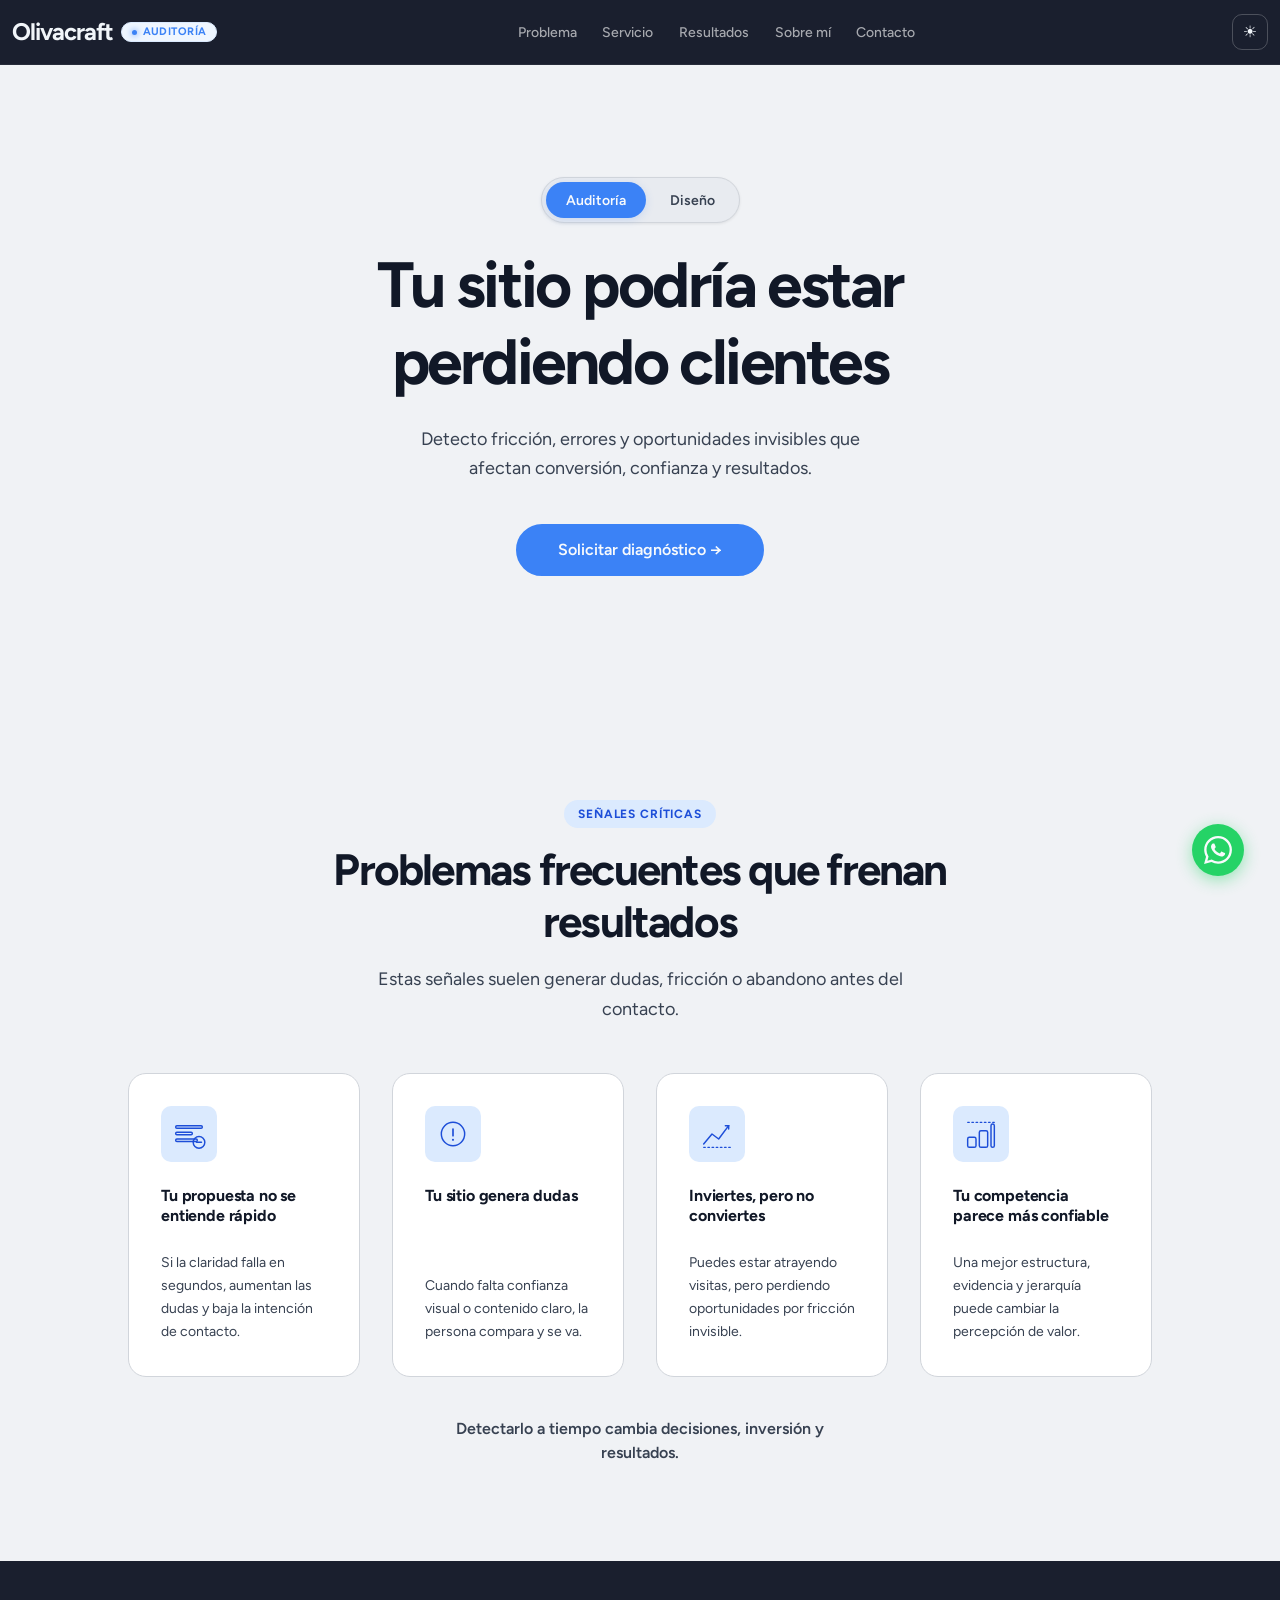
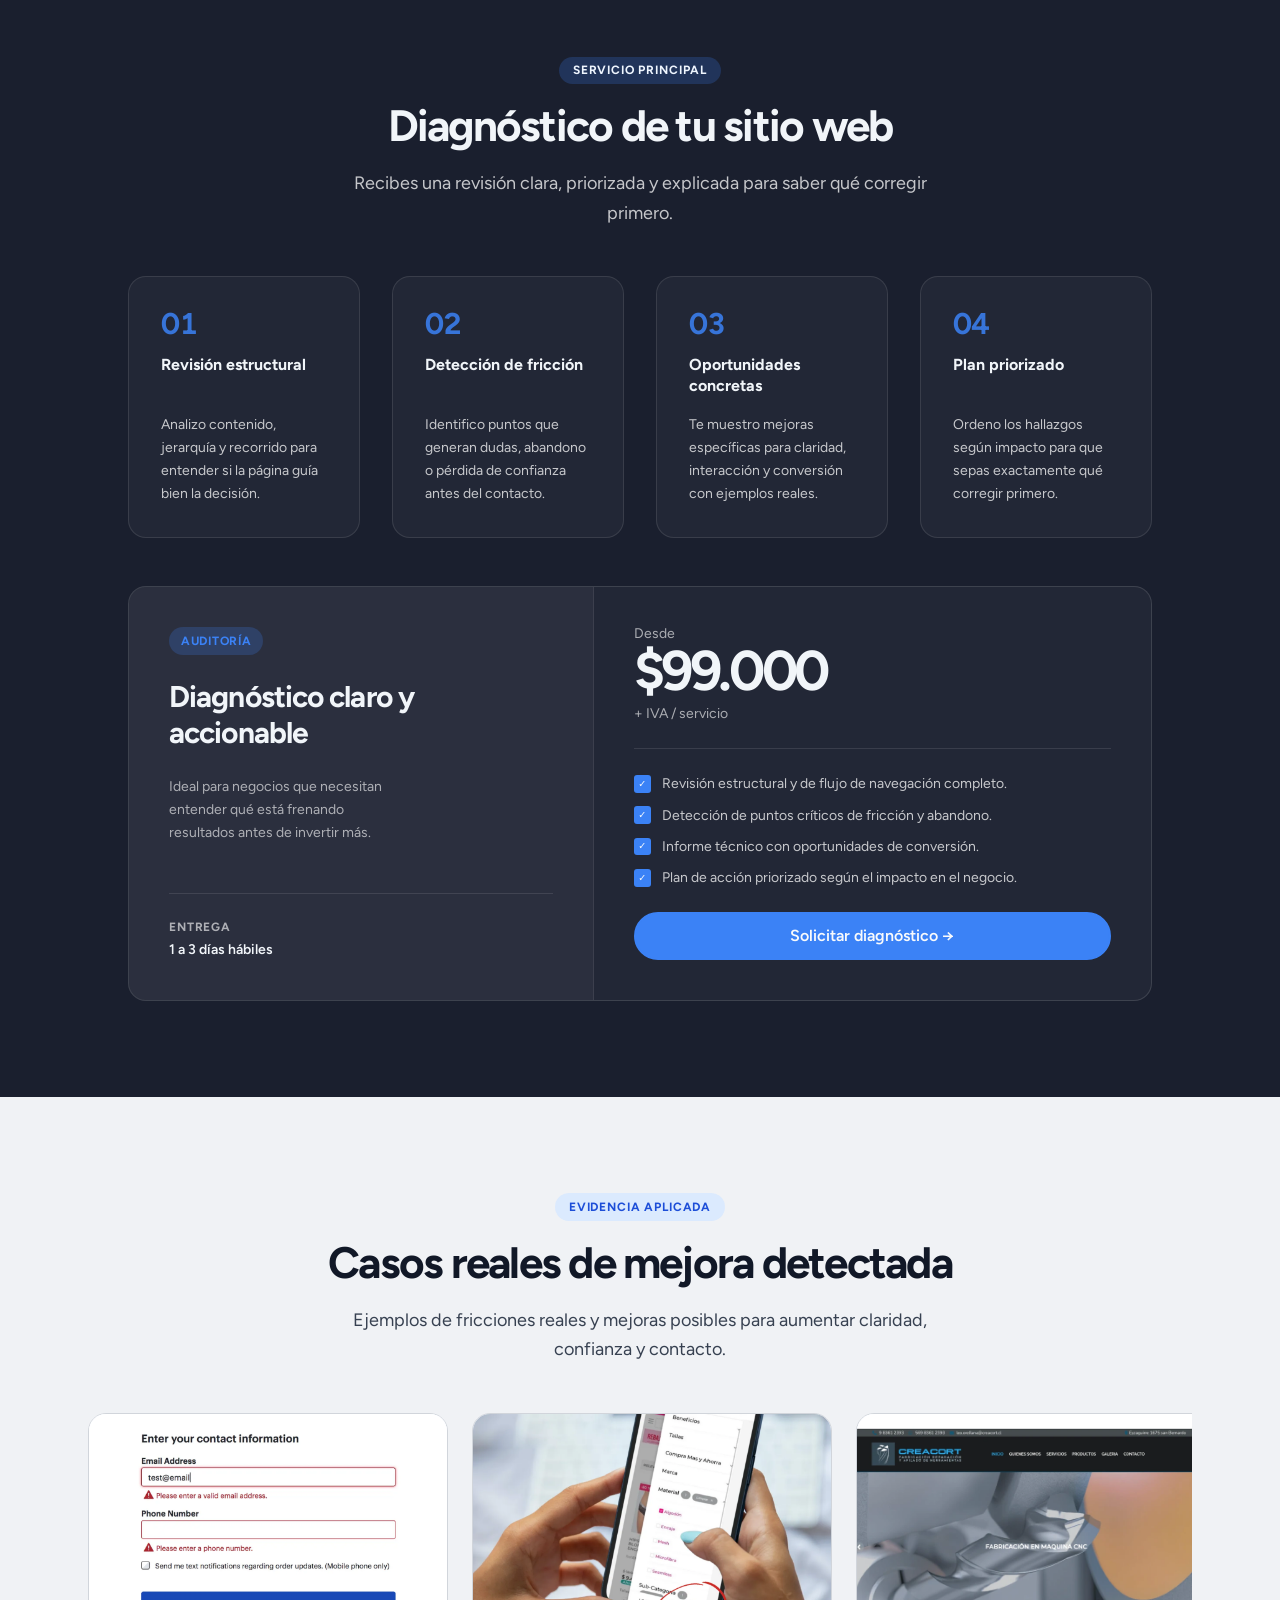
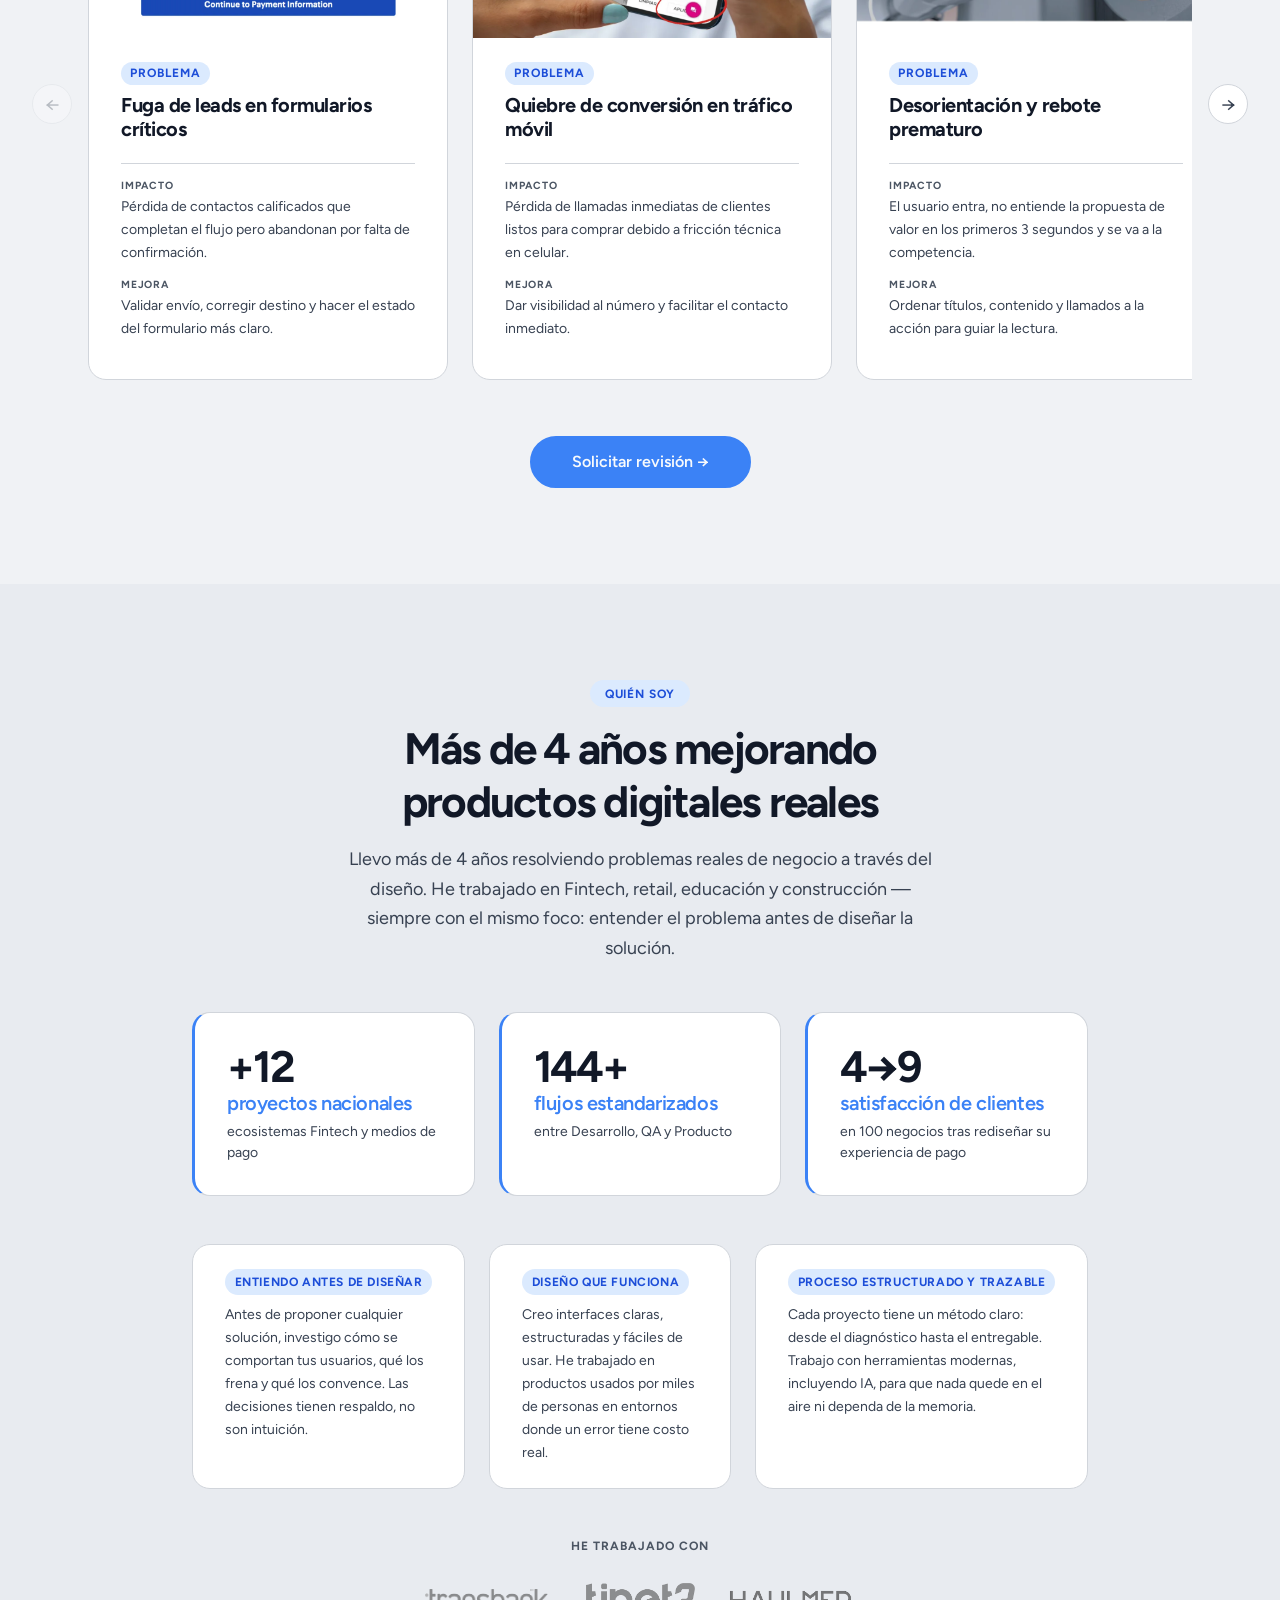
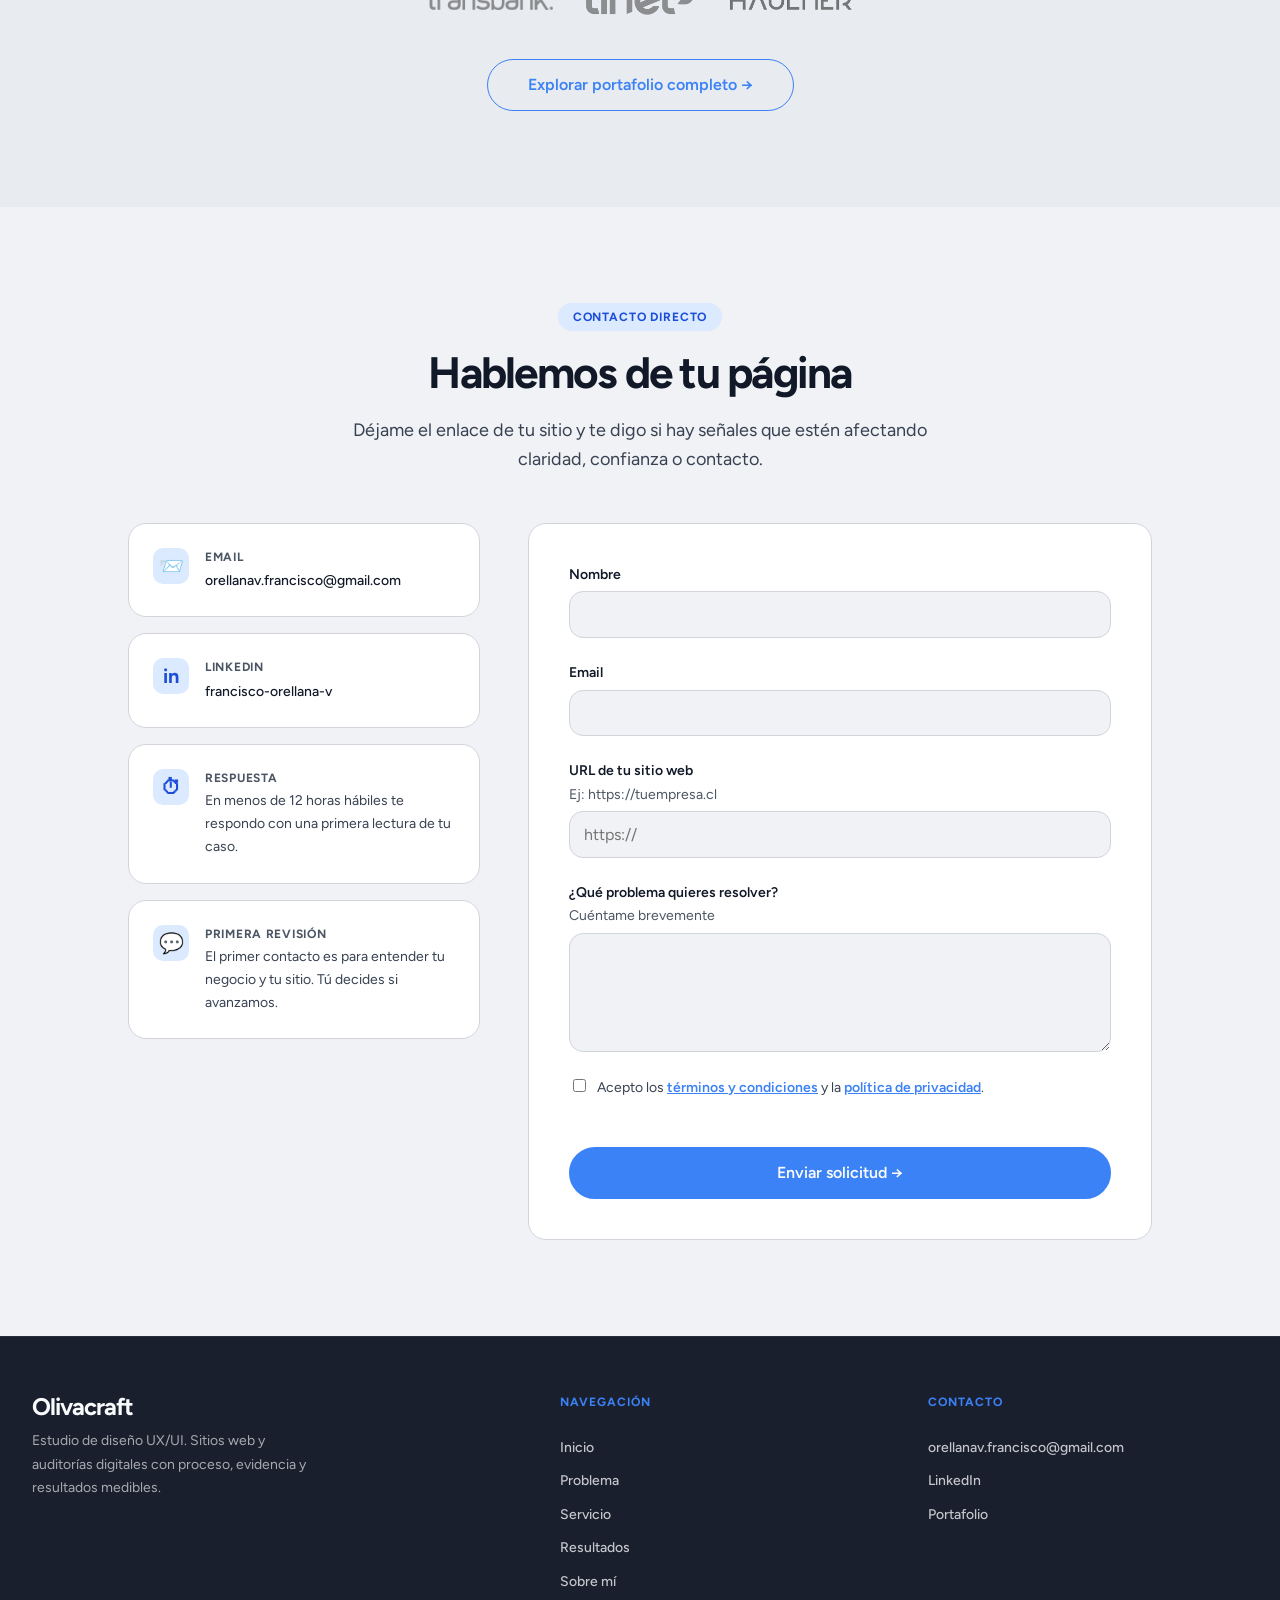
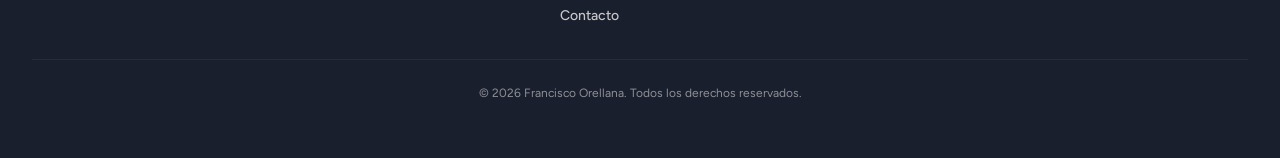
<file: index.html>
<!DOCTYPE html>
<html lang="es">

<head>
    <meta charset="UTF-8">
    <meta name="viewport" content="width=device-width, initial-scale=1.0">
    <title>Francisco Orellana — Olivacraft | Product Designer & UX/UI</title>
    <!-- SEO base -->
    <meta name="description" content="Product Designer con +4 años en Fintech y medios de pago. Diseño web y auditoría UX orientados a resultados reales.">
    <link rel="canonical" href="https://olivacraft.com">

    <!-- Open Graph — WhatsApp, LinkedIn, Facebook -->
    <meta property="og:type" content="website">
    <meta property="og:url" content="https://olivacraft.com">
    <meta property="og:title" content="Francisco Orellana — Olivacraft | Product Designer">
    <meta property="og:description" content="Diseño sitios web y audito experiencias digitales para pymes y agencias. Proceso claro, evidencia real y entregables concretos.">
    <meta property="og:image" content="assets/og-image.png">
    <meta property="og:image:width" content="1200">
    <meta property="og:image:height" content="630">
    <meta property="og:locale" content="es_CL">
    <meta property="og:site_name" content="Olivacraft">

    <!-- Twitter/X Card -->
    <meta name="twitter:card" content="summary_large_image">
    <meta name="twitter:url" content="https://olivacraft.com">
    <meta name="twitter:title" content="Francisco Orellana — Olivacraft | Product Designer">
    <meta name="twitter:description" content="Diseño sitios web y audito experiencias digitales para pymes y agencias. Proceso claro, evidencia real y entregables concretos.">
    <meta name="twitter:image" content="assets/og-image.png">

    <link rel="preconnect" href="https://fonts.googleapis.com">
    <link rel="preconnect" href="https://fonts.gstatic.com" crossorigin>
    <link href="https://fonts.googleapis.com/css2?family=Figtree:ital,wght@0,300;0,400;0,500;0,600;0,700;1,400&display=swap" rel="stylesheet">
    <link rel="stylesheet" href="css/index.css">
</head>

<body>
    <a href="#main-content" class="skip-link">Saltar al contenido principal</a>

    <!-- HEADER -->
    <header id="header" class="site-header">
        <div class="container">
            <div class="site-header__layout">
                <a href="#hero" class="site-header__brand" aria-label="Ir al inicio">
                    <span class="site-header__brand-text">Olivacraft</span>
                    <span class="site-header__mode" data-service-label aria-live="polite">Auditoría</span>
                </a>
                <nav id="site-navigation" class="site-navigation" aria-label="Navegación principal">
                    <ul class="site-navigation__list">
                        <li class="site-navigation__item"><a href="#problema" class="site-navigation__link">Problema</a></li>
                        <li class="site-navigation__item"><a href="#oferta-principal" class="site-navigation__link">Servicio</a></li>
                        <li class="site-navigation__item"><a href="#resultados" class="site-navigation__link">Resultados</a></li>
                        <li class="site-navigation__item"><a href="#sobre-mi" class="site-navigation__link">Sobre mí</a></li>
                        <li class="site-navigation__item"><a href="#contacto" class="site-navigation__link">Contacto</a></li>
                    </ul>
                </nav>
                <div class="site-header__actions">
                    <button type="button" class="site-header__theme-button" aria-label="Cambiar a modo oscuro">
                        <span class="icon-sun" aria-hidden="true">☀️</span>
                        <span class="icon-moon" aria-hidden="true">🌙</span>
                    </button>
                    <button type="button" class="site-header__menu-button" aria-expanded="false" aria-controls="site-navigation" aria-label="Abrir menú de navegación">
                        <span class="site-header__menu-line" aria-hidden="true"></span>
                        <span class="site-header__menu-line" aria-hidden="true"></span>
                        <span class="site-header__menu-line" aria-hidden="true"></span>
                    </button>
                </div>
            </div>
        </div>
    </header>

    <!-- STICKY CTA MOBILE -->
    <div class="sticky-cta" id="sticky-cta" aria-hidden="true">
        <a href="#contacto" class="sticky-cta__button">Solicitar diagnóstico →</a>
    </div>

    <main id="main-content" role="main">

        <!-- HERO -->
        <section id="hero" class="hero section" aria-labelledby="hero-title">
            <div class="container">
                <div class="hero__layout">
                    <div class="hero__content">
                        <div class="service-switch" role="tablist" aria-label="Seleccionar servicio">
                            <button type="button" class="service-switch__button is-active" data-service="audit" role="tab" aria-selected="true">Auditoría</button>
                            <button type="button" class="service-switch__button" data-service="design" role="tab" aria-selected="false">Diseño</button>
                        </div>
                        <h1 id="hero-title" class="hero__title" data-hero-title>
                            Tu sitio podría estar perdiendo clientes
                        </h1>
                        <p class="hero__description" data-hero-description>
                            Detecto fricción, errores y oportunidades invisibles que afectan conversión, confianza y resultados.
                        </p>
                        <div class="hero__actions">
                            <a href="#contacto" class="hero__primary-link btn btn--primary" data-hero-primary-cta>
                                Solicitar diagnóstico →
                            </a>
                        </div>
                    </div>
                </div>
            </div>
        </section>

        <!-- PROBLEMA -->
        <section id="problema" class="section" aria-labelledby="problema-title">
            <div class="container">
                <div class="section-header text-center">
                    <span class="eyebrow">Señales críticas</span>
                    <h2 id="problema-title" class="section__title" data-problema-title>Problemas frecuentes que frenan resultados</h2>
                    <p class="section__description" data-problema-description>Estas señales suelen generar dudas, fricción o abandono antes del contacto.</p>
                </div>
                <ul class="problema__grid" aria-label="Situaciones comunes" data-problema-cards>

                    <li class="problema__item">
                        <div class="problema__icon-wrap" aria-hidden="true">
                            <svg viewBox="0 0 48 48" fill="none" xmlns="http://www.w3.org/2000/svg">
                                <rect x="8" y="14" width="32" height="3" rx="1.5" stroke="currentColor" stroke-width="1.75"/>
                                <rect x="8" y="22" width="20" height="3" rx="1.5" stroke="currentColor" stroke-width="1.75"/>
                                <rect x="8" y="30" width="26" height="3" rx="1.5" stroke="currentColor" stroke-width="1.75"/>
                                <circle cx="36" cy="34" r="7" stroke="currentColor" stroke-width="1.75"/>
                                <line x1="33" y1="34" x2="39" y2="34" stroke="currentColor" stroke-width="1.75" stroke-linecap="round"/>
                            </svg>
                        </div>
                        <h3 class="problema__card-title" data-card-title>Tu propuesta no se entiende rápido.</h3>
                        <p class="problema__card-description" data-card-desc>Si la claridad falla en segundos, aumentan las dudas y baja la intención de contacto.</p>
                    </li>

                    <li class="problema__item">
                        <div class="problema__icon-wrap" aria-hidden="true">
                            <svg viewBox="0 0 48 48" fill="none" xmlns="http://www.w3.org/2000/svg">
                                <circle cx="24" cy="24" r="14" stroke="currentColor" stroke-width="1.75"/>
                                <line x1="24" y1="18" x2="24" y2="26" stroke="currentColor" stroke-width="2" stroke-linecap="round"/>
                                <circle cx="24" cy="31" r="1.25" fill="currentColor"/>
                            </svg>
                        </div>
                        <h3 class="problema__card-title" data-card-title>Tu sitio genera dudas.</h3>
                        <p class="problema__card-description" data-card-desc>Cuando falta confianza visual o contenido claro, la persona compara y se va.</p>
                    </li>

                    <li class="problema__item">
                        <div class="problema__icon-wrap" aria-hidden="true">
                            <svg viewBox="0 0 48 48" fill="none" xmlns="http://www.w3.org/2000/svg">
                                <polyline points="8,36 18,24 26,30 38,14" stroke="currentColor" stroke-width="1.75" stroke-linecap="round" stroke-linejoin="round"/>
                                <line x1="34" y1="14" x2="38" y2="14" stroke="currentColor" stroke-width="1.75" stroke-linecap="round"/>
                                <line x1="38" y1="14" x2="38" y2="18" stroke="currentColor" stroke-width="1.75" stroke-linecap="round"/>
                                <line x1="8" y1="40" x2="40" y2="40" stroke="currentColor" stroke-width="1.5" stroke-linecap="round" stroke-dasharray="2 3"/>
                            </svg>
                        </div>
                        <h3 class="problema__card-title" data-card-title>Inviertes, pero no conviertes.</h3>
                        <p class="problema__card-description" data-card-desc>Puedes estar atrayendo visitas, pero perdiendo oportunidades por fricción invisible.</p>
                    </li>

                    <li class="problema__item">
                        <div class="problema__icon-wrap" aria-hidden="true">
                            <svg viewBox="0 0 48 48" fill="none" xmlns="http://www.w3.org/2000/svg">
                                <rect x="8" y="28" width="10" height="12" rx="2" stroke="currentColor" stroke-width="1.75"/>
                                <rect x="22" y="20" width="10" height="20" rx="2" stroke="currentColor" stroke-width="1.75"/>
                                <rect x="36" y="12" width="4" height="28" rx="2" stroke="currentColor" stroke-width="1.75"/>
                                <line x1="8" y1="10" x2="40" y2="10" stroke="currentColor" stroke-width="1.5" stroke-linecap="round" stroke-dasharray="2 3"/>
                            </svg>
                        </div>
                        <h3 class="problema__card-title" data-card-title>Tu competencia parece más confiable.</h3>
                        <p class="problema__card-description" data-card-desc>Una mejor estructura, evidencia y jerarquía puede cambiar la percepción de valor.</p>
                    </li>

                </ul>
                <p class="problema__note text-center" data-problema-note>Detectarlo a tiempo cambia decisiones, inversión y resultados.</p>
            </div>
        </section>

        <!-- OFERTA PRINCIPAL -->
        <section id="oferta-principal" class="section section--dark-accent" aria-labelledby="oferta-title">
            <div class="container">
                <div class="section-header text-center">
                    <span class="eyebrow eyebrow--light">Servicio principal</span>
                    <h2 id="oferta-title" class="section__title section__title--light" data-oferta-title>Diagnóstico de tu sitio web</h2>
                    <p class="section__description section__description--light" data-oferta-description>Recibes una revisión clara, priorizada y explicada para saber qué corregir primero.</p>
                </div>

                <ul class="oferta__grid" aria-label="Qué incluye el servicio" data-oferta-cards>
                    <li class="oferta__item">
                        <div class="oferta__item-num" aria-hidden="true">01</div>
                        <h3 class="oferta__card-title" data-card-title>Revisión estructural.</h3>
                        <p class="oferta__card-description" data-card-desc>Analizo contenido, jerarquía y recorrido para entender si la página guía bien la decisión.</p>
                    </li>
                    <li class="oferta__item">
                        <div class="oferta__item-num" aria-hidden="true">02</div>
                        <h3 class="oferta__card-title" data-card-title>Detección de fricción.</h3>
                        <p class="oferta__card-description" data-card-desc>Identifico puntos que generan dudas, abandono o pérdida de confianza antes del contacto.</p>
                    </li>
                    <li class="oferta__item">
                        <div class="oferta__item-num" aria-hidden="true">03</div>
                        <h3 class="oferta__card-title" data-card-title>Oportunidades concretas.</h3>
                        <p class="oferta__card-description" data-card-desc>Te muestro mejoras específicas para claridad, interacción y conversión con ejemplos reales.</p>
                    </li>
                    <li class="oferta__item">
                        <div class="oferta__item-num" aria-hidden="true">04</div>
                        <h3 class="oferta__card-title" data-card-title>Plan priorizado.</h3>
                        <p class="oferta__card-description" data-card-desc>Ordeno los hallazgos según impacto para que sepas exactamente qué corregir primero.</p>
                    </li>
                </ul>

                <!-- PRICING CARD — Opción B horizontal -->
                <div class="oferta__meta" aria-label="Condiciones del servicio">
                    <div class="oferta__meta-left">
                        <span class="oferta__meta-badge" data-oferta-badge>Auditoría</span>
                        <h3 class="oferta__meta-title" data-oferta-context-title>Diagnóstico claro y accionable</h3>
                        <p class="oferta__meta-desc" data-oferta-context-desc>Ideal para negocios que necesitan entender qué está frenando resultados antes de invertir más.</p>
                        <div class="oferta__meta-delivery">
                            <span class="oferta__meta-delivery-label">Entrega</span>
                            <span class="oferta__meta-delivery-value" data-oferta-delivery>1 a 3 días hábiles</span>
                        </div>
                    </div>
                    <div class="oferta__meta-right">
                        <div class="oferta__meta-price-block">
                            <span class="oferta__meta-prefix">Desde</span>
                            <span class="oferta__meta-price" data-oferta-price>$99.000</span>
                            <span class="oferta__meta-suffix">+ IVA / servicio</span>
                        </div>
                        <ul class="oferta__meta-checklist">
                            <li class="oferta__meta-check" data-oferta-features>evisión estuctural y de flujo completo</li>
                            <li class="oferta__meta-check" data-oferta-features1>Detección de puntos de fricción y abandono</li>
                            <li class="oferta__meta-check" data-oferta-features2>Informe visual con oportunidades de conversión</li>
                            <li class="oferta__meta-check" data-oferta-features3>Plan de acción priorizado por impacto técnico</li>
                        </ul>
                        <a href="#contacto" class="oferta__cta" data-oferta-cta>Solicitar diagnóstico →</a>
                    </div>
                </div>

            </div>
        </section>

        <!-- RESULTADOS -->
        <section id="resultados" class="section" aria-labelledby="resultados-title">
            <div class="container">
                <div class="section-header text-center">
                    <span class="eyebrow">Evidencia aplicada</span>
                    <h2 id="resultados-title" class="section__title" data-resultados-title>Casos reales de mejora detectada</h2>
                    <p class="section__description" data-resultados-description>Ejemplos de fricciones reales y mejoras posibles para aumentar claridad, confianza y contacto.</p>
                </div>

                <!-- Carousel wrapper con controles -->
                <div class="resultados__carousel-wrapper">
                    <button class="resultados__nav resultados__nav--prev" aria-label="Tarjeta anterior" id="carousel-prev" type="button">&#8592;</button>

                    <div class="resultados__carousel" id="resultados-carousel" data-resultados-cards aria-label="Casos de mejora" tabindex="0">

                        <article class="resultado-card">
                            <div class="resultado-card__image">
                                <img src="/assets/problem1.webp" alt="Formulario sin estado de envío visible" loading="lazy">
                            </div>
                            <div class="resultado-card__body">
                                <span class="resultado-card__eyebrow">Problema</span>
                                <h3 class="resultado-card__title">Fuga de leads en formularios críticos</h3>
                                <div class="resultado-card__divider"></div>
                                <div class="resultado-card__row">
                                    <span class="resultado-card__row-label">Impacto</span>
                                    <p class="resultado-card__text">Pérdida de contactos calificados que completan el flujo pero abandonan por falta de confirmación.</p>
                                </div>
                                <div class="resultado-card__row">
                                    <span class="resultado-card__row-label">Mejora</span>
                                    <p class="resultado-card__text">Validar envío, corregir destino y hacer el estado del formulario más claro.</p>
                                </div>
                            </div>
                        </article>

                        <article class="resultado-card">
                            <div class="resultado-card__image">
                                <img src="/assets/problem2.webp" alt="Número de contacto sin enlace clickeable" loading="lazy">
                            </div>
                            <div class="resultado-card__body">
                                <span class="resultado-card__eyebrow">Problema</span>
                                <h3 class="resultado-card__title">Quiebre de conversión en tráfico móvil</h3>
                                <div class="resultado-card__divider"></div>
                                <div class="resultado-card__row">
                                    <span class="resultado-card__row-label">Impacto</span>
                                    <p class="resultado-card__text">Pérdida de llamadas inmediatas de clientes listos para comprar debido a fricción técnica en celular.</p>
                                </div>
                                <div class="resultado-card__row">
                                    <span class="resultado-card__row-label">Mejora</span>
                                    <p class="resultado-card__text">Dar visibilidad al número y facilitar el contacto inmediato.</p>
                                </div>
                            </div>
                        </article>

                        <article class="resultado-card">
                            <div class="resultado-card__image">
                                <img src="/assets/problem3.webp" alt="Jerarquía visual confusa en página de inicio" loading="lazy">
                            </div>
                            <div class="resultado-card__body">
                                <span class="resultado-card__eyebrow">Problema</span>
                                <h3 class="resultado-card__title">Desorientación y rebote prematuro</h3>
                                <div class="resultado-card__divider"></div>
                                <div class="resultado-card__row">
                                    <span class="resultado-card__row-label">Impacto</span>
                                    <p class="resultado-card__text">El usuario entra, no entiende la propuesta de valor en los primeros 3 segundos y se va a la competencia.</p>
                                </div>
                                <div class="resultado-card__row">
                                    <span class="resultado-card__row-label">Mejora</span>
                                    <p class="resultado-card__text">Ordenar títulos, contenido y llamados a la acción para guiar la lectura.</p>
                                </div>
                            </div>
                        </article>

                        <article class="resultado-card">
                            <div class="resultado-card__image">
                                <img src="/assets/problem4.webp" alt="Contenido excesivo sin estructura clara" loading="lazy">
                            </div>
                            <div class="resultado-card__body">
                                <span class="resultado-card__eyebrow">Problema</span>
                                <h3 class="resultado-card__title">Fatiga cognitiva y abandono de flujo</h3>
                                <div class="resultado-card__divider"></div>
                                <div class="resultado-card__row">
                                    <span class="resultado-card__row-label">Impacto</span>
                                    <p class="resultado-card__text">Bloques densos de texto que sepultan los llamados a la acción, reduciendo la intención de contacto.</p>
                                </div>
                                <div class="resultado-card__row">
                                    <span class="resultado-card__row-label">Mejora</span>
                                    <p class="resultado-card__text">Reducir texto, priorizar información clave y enfocar cada bloque en una idea.</p>
                                </div>
                            </div>
                        </article>

                    </div>

                    <button class="resultados__nav resultados__nav--next" aria-label="Tarjeta siguiente" id="carousel-next" type="button">&#8594;</button>
                </div>

                <div class="resultados__actions">
                    <a href="#contacto" class="btn btn--primary" data-resultados-cta>Solicitar revisión →</a>
                </div>
            </div>
        </section>

        <!-- SOBRE MÍ -->
        <section id="sobre-mi" class="section section--muted" aria-labelledby="sobre-mi-title">
            <div class="container">
                <div class="section-header text-center">
                    <span class="eyebrow">Quién soy</span>
                    <h2 id="sobre-mi-title" class="section__title">Más de 4 años mejorando productos digitales reales</h2>
                    <p class="section__description">Llevo más de 4 años resolviendo problemas reales de negocio a través del diseño. He trabajado en Fintech, retail, educación y construcción — siempre con el mismo foco: entender el problema antes de diseñar la solución.</p>
                </div>

                <div class="sobre-mi__stats">
                    <div class="sobre-mi__stat">
                        <span class="sobre-mi__stat-number">+12</span>
                        <span class="sobre-mi__stat-highlight">proyectos nacionales</span>
                        <span class="sobre-mi__stat-label">ecosistemas Fintech y medios de pago</span>
                    </div>
                    <div class="sobre-mi__stat">
                        <span class="sobre-mi__stat-number">144+</span>
                        <span class="sobre-mi__stat-highlight">flujos estandarizados</span>
                        <span class="sobre-mi__stat-label">entre Desarrollo, QA y Producto</span>
                    </div>
                    <div class="sobre-mi__stat">
                        <span class="sobre-mi__stat-number">4→9</span>
                        <span class="sobre-mi__stat-highlight">satisfacción de clientes</span>
                        <span class="sobre-mi__stat-label">en 100 negocios tras rediseñar su experiencia de pago</span>
                    </div>
                </div>

                <ul class="sobre-mi__skills">
                    <li class="sobre-mi__skill-item">
                        <span class="sobre-mi__skill-tag">Entiendo antes de diseñar</span>
                        <p class="sobre-mi__skill-text">Antes de proponer cualquier solución, investigo cómo se comportan tus usuarios, qué los frena y qué los convence. Las decisiones tienen respaldo, no son intuición.</p>
                    </li>
                    <li class="sobre-mi__skill-item">
                        <span class="sobre-mi__skill-tag">Diseño que funciona</span>
                        <p class="sobre-mi__skill-text">Creo interfaces claras, estructuradas y fáciles de usar. He trabajado en productos usados por miles de personas en entornos donde un error tiene costo real.</p>
                    </li>
                    <li class="sobre-mi__skill-item">
                        <span class="sobre-mi__skill-tag">Proceso estructurado y trazable</span>
                        <p class="sobre-mi__skill-text">Cada proyecto tiene un método claro: desde el diagnóstico hasta el entregable. Trabajo con herramientas modernas, incluyendo IA, para que nada quede en el aire ni dependa de la memoria.</p>
                    </li>
                </ul>

                <div class="sobre-mi__companies">
                    <p class="sobre-mi__companies-label">He trabajado con</p>
                    <div class="sobre-mi__logos">
                        <div class="sobre-mi__logo-item">
                            <img src="assets/logo-transbank.png" alt="Transbank" class="sobre-mi__logo-img">
                            <span class="sobre-mi__logo-fallback">Transbank</span>
                        </div>
                        <div class="sobre-mi__logo-item">
                            <img src="assets/logo-tinet.png" alt="Tinet" class="sobre-mi__logo-img">
                            <span class="sobre-mi__logo-fallback">Tinet</span>
                        </div>
                        <div class="sobre-mi__logo-item">
                            <img src="assets/logo-haulmer.png" alt="Haulmer" class="sobre-mi__logo-img">
                            <span class="sobre-mi__logo-fallback">Haulmer</span>
                        </div>
                    </div>
                </div>

                <div class="text-center">
                    <a href="https://fcohubto.github.io/fco-orellana-pd/" target="_blank" rel="noopener" class="btn btn--outline">
                        Explorar portafolio completo →
                    </a>
                </div>

            </div>
        </section>

        <!-- CONTACTO -->
        <section id="contacto" class="section" aria-labelledby="contacto-title">
            <div class="container">
                <div class="section-header text-center">
                    <span class="eyebrow">Contacto directo</span>
                    <h2 id="contacto-title" class="section__title" data-contacto-title>Hablemos de tu página</h2>
                    <p class="section__description" data-contacto-description>Déjame el enlace de tu sitio y te digo si hay señales que estén afectando claridad, confianza o contacto.</p>
                </div>

                <div class="contacto__layout">

                    <div class="contacto__info">
                        <div class="contacto__block">
                            <span class="contacto__icon" aria-hidden="true">📨</span>
                            <div>
                                <p class="contacto__block-label">Email</p>
                                <a href="mailto:orellanav.francisco@gmail.com" class="contacto__link">orellanav.francisco@gmail.com</a>
                            </div>
                        </div>
                        <div class="contacto__block">
                            <span class="contacto__icon" aria-hidden="true">in</span>
                            <div>
                                <p class="contacto__block-label">LinkedIn</p>
                                <a href="https://www.linkedin.com/in/francisco-orellana-v/" class="contacto__link" target="_blank" rel="noopener">francisco-orellana-v</a>
                            </div>
                        </div>
                        <div class="contacto__block">
                            <span class="contacto__icon" aria-hidden="true">⏱</span>
                            <div>
                                <p class="contacto__block-label">Respuesta</p>
                                <p class="contacto__text" data-contacto-time-text>En menos de 12 horas hábiles te respondo con una primera lectura de tu caso.</p>
                            </div>
                        </div>
                        <div class="contacto__block">
                            <span class="contacto__icon" aria-hidden="true">💬</span>
                            <div>
                                <p class="contacto__block-label" data-contacto-block-label>Primera revisión</p>
                                <p class="contacto__text" data-contacto-block-text>El primer contacto es para entender tu negocio y tu sitio. Tú decides si avanzamos.</p>
                            </div>
                        </div>
                    </div>

                    <div class="contacto__form-wrapper">
                        <form class="contacto__form" id="contacto-form" name="contacto" method="POST" data-netlify="true" novalidate>
                            <input type="hidden" name="form-name" value="contacto">

                            <div class="contacto__field">
                                <label for="nombre" class="contacto__label">Nombre</label>
                                <input type="text" id="nombre" name="nombre" class="contacto__input" autocomplete="name" required aria-describedby="error-nombre">
                                <p class="contacto__error" id="error-nombre" role="alert">Ingresa tu nombre.</p>
                            </div>

                            <div class="contacto__field">
                                <label for="email" class="contacto__label">Email</label>
                                <input type="email" id="email" name="email" class="contacto__input" autocomplete="email" required aria-describedby="error-email">
                                <p class="contacto__error" id="error-email" role="alert">Ingresa un email válido.</p>
                            </div>

                            <div class="contacto__field" id="campo-url">
                                <label for="enlace" class="contacto__label">
                                    URL de tu sitio web
                                    <span class="contacto__hint">Ej: https://tuempresa.cl</span>
                                </label>
                                <input type="url" id="enlace" name="enlace" class="contacto__input" placeholder="https://" required aria-describedby="error-enlace">
                                <p class="contacto__error" id="error-enlace" role="alert">Ingresa una URL válida.</p>
                            </div>

                            <div class="contacto__field">
                                <label for="mensaje" class="contacto__label">
                                    ¿Qué problema quieres resolver?
                                    <span class="contacto__hint">Cuéntame brevemente</span>
                                </label>
                                <textarea id="mensaje" name="mensaje" class="contacto__textarea" rows="4" required aria-describedby="error-mensaje"></textarea>
                                <p class="contacto__error" id="error-mensaje" role="alert">Cuéntame brevemente qué necesitas.</p>
                            </div>

                            <div class="contacto__field contacto__field--checkbox">
                                <label class="contacto__checkbox">
                                    <input type="checkbox" name="terminos" required>
                                    <span>Acepto los <a href="#legal-modal" class="js-modal-trigger">términos y condiciones</a> y la <a href="#legal-modal" class="js-modal-trigger">política de privacidad</a>.</span>
                                </label>
                            </div>

                            <div class="contacto__actions">
                                <div class="cf-turnstile" data-sitekey="0x4AAAAAADSCInPu2xIm5ZaV"></div>
                                <button type="submit" class="btn btn--primary btn--full" data-contacto-cta>Enviar solicitud →</button>
                            </div>
                        </form>

                        <div class="contacto__success" id="contacto-success" hidden aria-live="polite">
                            <span class="contacto__success-icon" aria-hidden="true">✓</span>
                            <h3 class="contacto__success-title">Solicitud enviada</h3>
                            <p class="contacto__success-text">Te respondo en menos de 12 horas hábiles con una primera revisión de tu caso.</p>
                        </div>
                    </div>

                </div>
            </div>
        </section>

    </main>

    <!-- FOOTER -->
    <footer class="footer" aria-labelledby="footer-title">
        <div class="container">
            <div class="footer__layout">
                <div class="footer__brand">
                    <h3 id="footer-title" class="footer__title">Olivacraft</h3>
                    <p class="footer__description">Estudio de diseño UX/UI. Sitios web y auditorías digitales con proceso, evidencia y resultados medibles.</p>
                </div>
                <nav class="footer__col" aria-label="Navegación secundaria">
                    <span class="footer__col-label">Navegación</span>
                    <ul class="footer__list">
                        <li><a href="#hero" class="footer__link">Inicio</a></li>
                        <li><a href="#problema" class="footer__link">Problema</a></li>
                        <li><a href="#oferta-principal" class="footer__link">Servicio</a></li>
                        <li><a href="#resultados" class="footer__link">Resultados</a></li>
                        <li><a href="#sobre-mi" class="footer__link">Sobre mí</a></li>
                        <li><a href="#contacto" class="footer__link">Contacto</a></li>
                    </ul>
                </nav>
                <div class="footer__col">
                    <span class="footer__col-label">Contacto</span>
                    <ul class="footer__list">
                        <li><a href="mailto:orellanav.francisco@gmail.com" class="footer__link">orellanav.francisco@gmail.com</a></li>
                        <li><a href="https://www.linkedin.com/in/francisco-orellana-v/" class="footer__link" target="_blank" rel="noopener">LinkedIn</a></li>
                        <li><a href="https://fcohubto.github.io/fco-orellana-pd/" class="footer__link" target="_blank" rel="noopener">Portafolio</a></li>
                    </ul>
                </div>
            </div>
            <div class="footer__bottom">
                <p class="footer__copy">© 2026 Francisco Orellana. Todos los derechos reservados.</p>
            </div>
        </div>
    </footer>

    <div id="legal-modal" class="modal" hidden role="dialog" aria-modal="true" aria-labelledby="modal-title">
        <div class="modal__overlay" data-close-modal></div>
        <div class="modal__container">
            <button type="button" class="modal__close" data-close-modal aria-label="Cerrar modal">✕</button>
            <div class="modal__content">
                <h2 id="modal-title" class="modal__heading">Términos y condiciones</h2>
                <p class="modal__text">Los datos proporcionados en este formulario se utilizarán exclusivamente con el objetivo de establecer un contacto comercial directo contigo para responder a tus consultas y evaluar tu caso de diseño o auditoría. No utilizaremos tu información
                    para ningún otro fin.</p>
                <h2 class="modal__heading">Política de privacidad</h2>
                <p class="modal__text">Garantizamos la total confidencialidad de tus datos. Tu información no será compartida, vendida ni transferida a terceras partes bajo ninguna circunstancia. Además, nos comprometemos firmemente a no enviarte spam, publicidad masiva ni
                    correo basura.</p>
            </div>
        </div>
    </div>

    <script src="https://challenges.cloudflare.com/turnstile/v0/api.js" async defer></script>
    <script src="js/index.js"></script>
    <!-- WHATSAPP FLOTANTE -->
    <a href="https://wa.me/56940751229?text=%C2%A1Hola!%20Necesito%20m%C3%A1s%20informaci%C3%B3n." class="whatsapp-fab" target="_blank" rel="noopener" aria-label="Contactar por WhatsApp">
        <svg xmlns="http://www.w3.org/2000/svg" viewBox="0 0 24 24" fill="currentColor" aria-hidden="true">
            <path d="M17.472 14.382c-.297-.149-1.758-.867-2.03-.967-.273-.099-.471-.148-.67.15-.197.297-.767.966-.94 1.164-.173.199-.347.223-.644.075-.297-.15-1.255-.463-2.39-1.475-.883-.788-1.48-1.761-1.653-2.059-.173-.297-.018-.458.13-.606.134-.133.298-.347.446-.52.149-.174.198-.298.298-.497.099-.198.05-.371-.025-.52-.075-.149-.669-1.612-.916-2.207-.242-.579-.487-.5-.669-.51-.173-.008-.371-.01-.57-.01-.198 0-.52.074-.792.372-.272.297-1.04 1.016-1.04 2.479 0 1.462 1.065 2.875 1.213 3.074.149.198 2.096 3.2 5.077 4.487.709.306 1.262.489 1.694.625.712.227 1.36.195 1.871.118.571-.085 1.758-.719 2.006-1.413.248-.694.248-1.289.173-1.413-.074-.124-.272-.198-.57-.347m-5.421 7.403h-.004a9.87 9.87 0 01-5.031-1.378l-.361-.214-3.741.982.998-3.648-.235-.374a9.86 9.86 0 01-1.51-5.26c.001-5.45 4.436-9.884 9.888-9.884 2.64 0 5.122 1.03 6.988 2.898a9.825 9.825 0 012.893 6.994c-.003 5.45-4.437 9.884-9.885 9.884m8.413-18.297A11.815 11.815 0 0012.05 0C5.495 0 .16 5.335.157 11.892c0 2.096.547 4.142 1.588 5.945L.057 24l6.305-1.654a11.882 11.882 0 005.683 1.448h.005c6.554 0 11.89-5.335 11.893-11.893a11.821 11.821 0 00-3.48-8.413z"/>
        </svg>
    </a>
</body>

</html>
</file>
<file: css/index.css>
/* ============================================
   TOKENS — Paleta A: Grises + Azul eléctrico
   ============================================ */

 :root {
    /* Backgrounds */
    --color-bg: #f0f2f5;
    --color-surface: #ffffff;
    --color-surface-muted: #e8ebf0;
    --color-dark: #1a1f2e;
    --color-dark-deeper: #0d1117;
    --color-dark-soft: #252b3b;
    /* Borders */
    --color-border: #d1d5db;
    --color-border-strong: #9ca3af;
    /* Text */
    --color-text: #111827;
    --color-text-soft: #374151;
    --color-text-muted: #4b5563;
    --color-text-inverse: #f8fafc;
    /* Text sobre fondos oscuros (sección dark, footer, header) */
    --color-text-on-dark: #f1f5f9;
    --color-text-on-dark-soft: rgba(255, 255, 255, 0.75);
    --color-text-on-dark-muted: rgba(255, 255, 255, 0.62);
    --color-text-on-dark-faint: rgba(255, 255, 255, 0.50);
    /* Borders sobre fondos oscuros */
    --color-border-on-dark: rgba(255, 255, 255, 0.10);
    --color-border-on-dark-mid: rgba(255, 255, 255, 0.12);
    --color-border-on-dark-strong: rgba(255, 255, 255, 0.22);
    --color-border-on-dark-faint: rgba(255, 255, 255, 0.06);
    --color-border-on-dark-card: rgba(255, 255, 255, 0.08);
    /* Surfaces sobre fondos oscuros */
    --color-surface-on-dark: rgba(255, 255, 255, 0.04);
    --color-surface-on-dark-hover: rgba(255, 255, 255, 0.07);
    /* Accent */
    --color-accent: #3b82f6;
    --color-accent-hover: #1d4ed8;
    --color-accent-soft: #dbeafe;
    --color-accent-muted: #eff6ff;
    --color-accent-on-dark-soft: rgba(59, 130, 246, 0.18);
    --color-accent-on-dark-muted: rgba(59, 130, 246, 0.08);
    --color-accent-on-dark-num: rgba(59, 130, 246, 0.85);
    --color-eyebrow-light: rgba(59, 130, 246, 0.22);
    /* Semánticos */
    --color-success: #059669;
    --color-success-soft: #d1fae5;
    --color-error: #dc2626;
    --color-error-soft: #fee2e2;
    /* Tipografía */
    --font-family: "Figtree", system-ui, -apple-system, sans-serif;
    --text-xs: 0.75rem;
    --text-sm: 0.875rem;
    --text-base: 1rem;
    --text-md: 1.125rem;
    --text-lg: 1.25rem;
    --text-xl: 1.5rem;
    --text-2xl: 1.875rem;
    --text-3xl: 2.25rem;
    --text-4xl: 2.75rem;
    /* Pesos */
    --weight-normal: 400;
    --weight-medium: 500;
    --weight-semibold: 600;
    --weight-bold: 700;
    /* Leading */
    --leading-tight: 1.2;
    --leading-normal: 1.5;
    --leading-relaxed: 1.65;
    /* Sombras */
    --shadow-sm: 0 1px 3px rgba(0, 0, 0, 0.08);
    --shadow-md: 0 4px 16px rgba(0, 0, 0, 0.08);
    --shadow-lg: 0 12px 32px rgba(0, 0, 0, 0.10);
    --shadow-focus: 0 0 0 3px rgba(59, 130, 246, 0.32);
    --shadow-accent: 0 6px 20px rgba(59, 130, 246, 0.35);
    --shadow-accent-soft: 0 6px 20px rgba(59, 130, 246, 0.30);
    --shadow-cta: 0 4px 20px rgba(59, 130, 246, 0.45);
    /* Radio */
    --radius-sm: 0.375rem;
    --radius-md: 0.625rem;
    --radius-lg: 0.875rem;
    --radius-xl: 1.125rem;
    --radius-pill: 999px;
    /* Espaciado */
    --space-1: 0.5rem;
    --space-2: 1rem;
    --space-3: 1.5rem;
    --space-4: 2rem;
    --space-5: 2.5rem;
    --space-6: 3rem;
    --space-7: 3.5rem;
    --space-8: 4rem;
    --transition: 160ms ease;
    --header-height: 4rem;
    --color-whatsapp: #25d366;
    --color-whatsapp-hover: #1ebe5d;
    --shadow-whatsapp: 0 4px 16px rgba(37, 211, 102, 0.45);
    --shadow-whatsapp-hover: 0 8px 24px rgba(37, 211, 102, 0.55);
}

[data-theme="dark"] {
    --color-bg: #0d1117;
    --color-surface: #161b27;
    --color-surface-muted: #1e2535;
    --color-dark: #e8ecf0;
    --color-dark-soft: #cbd5e1;
    --color-border: rgba(255, 255, 255, 0.10);
    --color-border-strong: rgba(255, 255, 255, 0.22);
    --color-text: #f1f5f9;
    --color-text-soft: #94a3b8;
    --color-text-muted: #7C8FA6;
    --color-text-inverse: #f1f5f9;
    --color-accent: #60a5fa;
    --color-accent-hover: #3b82f6;
    --color-accent-soft: rgba(59, 130, 246, 0.18);
    --color-accent-muted: rgba(59, 130, 246, 0.08);
    --shadow-sm: 0 1px 3px rgba(0, 0, 0, 0.3);
    --shadow-md: 0 4px 16px rgba(0, 0, 0, 0.4);
    --shadow-lg: 0 12px 32px rgba(0, 0, 0, 0.5);
    --shadow-focus: 0 0 0 3px rgba(96, 165, 250, 0.38);
}


/* ============================================
   RESET
   ============================================ */

*,
*::before,
*::after {
    box-sizing: border-box;
}

html {
    font-size: 16px;
    scroll-behavior: smooth;
}

body {
    margin: 0;
    font-family: var(--font-family);
    font-size: var(--text-base);
    line-height: var(--leading-normal);
    background-color: var(--color-bg);
    color: var(--color-text);
    -webkit-font-smoothing: antialiased;
    text-rendering: optimizeLegibility;
    transition: background-color 280ms ease, color 280ms ease;
}

img,
svg {
    display: block;
    max-width: 100%;
}

a {
    color: inherit;
    text-decoration: none;
}

button,
input,
textarea,
select {
    font: inherit;
    color: inherit;
}

button {
    padding: 0;
    border: none;
    background: none;
    cursor: pointer;
}

textarea {
    resize: vertical;
}

input,
textarea,
select {
    border-radius: 0;
}

ul,
ol {
    margin: 0;
    padding: 0;
    list-style: none;
}

h1,
h2,
h3,
h4,
p {
    margin: 0;
}

h1,
h2,
h3 {
    color: var(--color-text);
    line-height: var(--leading-tight);
}

h1 {
    font-size: clamp(2.25rem, 6vw, 4rem);
    font-weight: var(--weight-bold);
    letter-spacing: -0.04em;
}

h2 {
    font-size: clamp(1.75rem, 4vw, 2.75rem);
    font-weight: var(--weight-bold);
    letter-spacing: -0.04em;
}

h3 {
    font-size: var(--text-lg);
    font-weight: var(--weight-semibold);
}

:focus-visible {
    outline: 2px solid var(--color-accent);
    outline-offset: 3px;
    border-radius: var(--radius-sm);
}


/* ============================================
   UTILITIES
   ============================================ */

.text-center {
    text-align: center;
}

.container {
    width: min(100% - 2rem, 80rem);
    margin-inline: auto;
}

@media (min-width: 64rem) {
    .container {
        width: min(100% - 4rem, 80rem);
    }
}

.section {
    padding-block: var(--space-7);
    background-color: var(--color-bg);
}

.section--muted {
    background-color: var(--color-surface-muted);
}

.section--dark-accent {
    background-color: var(--color-dark);
}

[data-theme="dark"] .section--dark-accent {
    background-color: var(--color-bg);
}

@media (min-width: 64rem) {
    .section {
        padding-block: 6rem;
    }
}

section {
    scroll-margin-top: calc(var(--header-height) + 0.5rem);
}

.skip-link {
    position: absolute;
    top: var(--space-2);
    left: var(--space-2);
    z-index: 999;
    padding: var(--space-1) var(--space-2);
    border-radius: var(--radius-sm);
    background-color: var(--color-accent);
    color: var(--color-text-inverse);
    font-weight: var(--weight-semibold);
    transform: translateY(-200%);
}

.skip-link:focus-visible {
    transform: translateY(0);
}


/* EYEBROW */

.eyebrow {
    display: inline-flex;
    align-items: center;
    white-space: nowrap;
    margin-bottom: var(--space-2);
    padding: 0.3rem 0.9rem;
    border-radius: var(--radius-pill);
    background-color: var(--color-accent-soft);
    color: var(--color-accent-hover);
    font-size: var(--text-xs);
    font-weight: var(--weight-bold);
    letter-spacing: 0.07em;
    text-transform: uppercase;
}

.eyebrow--light {
    background-color: var(--color-eyebrow-light);
    color: var(--color-accent-muted);
}

[data-theme="dark"] .eyebrow {
    color: var(--color-accent);
}


/* SECTION HEADER */

.section-header {
    margin-bottom: var(--space-6);
}

.section-header.text-center {
    display: flex;
    flex-direction: column;
    align-items: center;
}

.section__title {
    max-width: 22ch;
}

.section__title--light {
    color: var(--color-text-on-dark);
}

.section__description {
    max-width: 50ch;
    margin-top: var(--space-2);
    color: var(--color-text-soft);
    font-size: var(--text-md);
    line-height: var(--leading-relaxed);
}

.section__description--light {
    color: var(--color-text-on-dark-soft);
}


/* BUTTONS */

.btn {
    display: inline-flex;
    align-items: center;
    justify-content: center;
    gap: 0.5rem;
    min-height: 3.25rem;
    padding-inline: var(--space-5);
    border-radius: var(--radius-pill);
    font-weight: var(--weight-semibold);
    font-size: var(--text-base);
    transition: transform var(--transition), box-shadow var(--transition), background-color var(--transition), border-color var(--transition);
    white-space: nowrap;
}

.btn--primary {
    background-color: var(--color-accent);
    border: 2px solid var(--color-accent);
    color: var(--color-text-inverse);
}

.btn--primary:hover {
    background-color: var(--color-accent-hover);
    border-color: var(--color-accent-hover);
    transform: translateY(-2px);
    box-shadow: var(--shadow-accent);
}

.btn--primary:active {
    transform: translateY(0);
}

.btn--primary:focus-visible {
    outline: 2px solid var(--color-accent);
    outline-offset: 3px;
}

.btn--outline {
    background-color: transparent;
    border: 1.5px solid var(--color-accent);
    color: var(--color-accent);
}

.btn--outline:hover {
    background-color: var(--color-accent-soft);
    transform: translateY(-1px);
}

.btn--outline:focus-visible {
    outline: 2px solid var(--color-accent);
    outline-offset: 3px;
}

.btn--full {
    width: 100%;
}


/* ============================================
   HEADER
   ============================================ */

.site-header {
    position: sticky;
    top: 0;
    z-index: 100;
    background-color: var(--color-dark);
    border-bottom: 1px solid var(--color-border-on-dark-faint);
    transition: box-shadow 200ms ease;
}

[data-theme="dark"] .site-header {
    background-color: var(--color-dark-deeper);
}

.site-header.is-scrolled {
    box-shadow: 0 4px 20px rgba(0, 0, 0, 0.3);
}

.site-header .container {
    position: relative;
    width: min(100% - 1.5rem, 80rem);
}

.site-header__layout {
    display: flex;
    align-items: center;
    gap: var(--space-3);
    min-height: var(--header-height);
    padding-block: 0.75rem;
}

.site-header__brand {
    display: inline-flex;
    align-items: center;
    gap: 0.5rem;
    flex-shrink: 0;
}

.site-header__brand-text {
    font-size: var(--text-lg);
    font-weight: var(--weight-bold);
    letter-spacing: -0.04em;
    color: #f1f5f9;
    line-height: 1;
}

.site-header__mode {
    display: inline-flex;
    align-items: center;
    gap: 0.35rem;
    padding: 0.25rem 0.5rem;
    border: 1px solid var(--color-accent-soft);
    border-radius: var(--radius-pill);
    background-color: var(--color-accent-muted);
    color: var(--color-accent);
    font-size: 0.62rem;
    font-weight: var(--weight-bold);
    letter-spacing: 0.04em;
    text-transform: uppercase;
    line-height: 1;
    white-space: nowrap;
}

.site-header__mode::before {
    content: "";
    display: block;
    width: 5px;
    height: 5px;
    border-radius: 50%;
    background-color: var(--color-accent);
    box-shadow: 0 0 6px var(--color-accent);
}

.site-header__actions {
    display: flex;
    align-items: center;
    gap: var(--space-1);
    margin-left: auto;
}

.site-header__theme-button,
.site-header__menu-button {
    display: inline-flex;
    align-items: center;
    justify-content: center;
    width: 2.25rem;
    height: 2.25rem;
    border: 1px solid var(--color-border-on-dark-strong);
    border-radius: var(--radius-md);
    background-color: transparent;
    color: var(--color-text-on-dark);
    transition: border-color var(--transition), background-color var(--transition), color var(--transition);
}

.site-header__theme-button:hover,
.site-header__menu-button:hover {
    border-color: var(--color-accent);
    background-color: var(--color-accent-on-dark-soft);
    color: var(--color-text-inverse);
}

.site-header__theme-button:focus-visible,
.site-header__menu-button:focus-visible {
    outline: 2px solid var(--color-accent);
    outline-offset: 2px;
}


/* Theme icon animación */

.site-header__theme-button {
    position: relative;
    overflow: hidden;
    perspective: 600px;
}

.site-header__theme-button span {
    position: absolute;
    inset: 0;
    display: inline-flex;
    align-items: center;
    justify-content: center;
    backface-visibility: hidden;
    transition: transform 500ms ease, opacity 350ms ease;
}

.site-header__theme-button .icon-sun {
    transform: rotateY(0deg);
}

.site-header__theme-button .icon-moon {
    position: absolute;
    transform: rotateY(180deg);
    opacity: 0;
}

[data-theme="dark"] .site-header__theme-button .icon-sun {
    transform: rotateY(180deg);
    opacity: 0;
}

[data-theme="dark"] .site-header__theme-button .icon-moon {
    transform: rotateY(0deg);
    opacity: 1;
}


/* Hamburger */

.site-header__menu-button {
    flex-direction: column;
    gap: 4px;
}

.site-header__menu-line {
    display: block;
    width: 1rem;
    height: 1.5px;
    border-radius: var(--radius-pill);
    background-color: currentColor;
    transition: transform 220ms ease, opacity 200ms ease;
}

.site-header__menu-button[aria-expanded="true"] .site-header__menu-line:nth-child(1) {
    transform: translateY(5.5px) rotate(45deg);
}

.site-header__menu-button[aria-expanded="true"] .site-header__menu-line:nth-child(2) {
    opacity: 0;
    transform: scaleX(0);
}

.site-header__menu-button[aria-expanded="true"] .site-header__menu-line:nth-child(3) {
    transform: translateY(-5.5px) rotate(-45deg);
}


/* Nav mobile */

.site-navigation {
    display: none;
}

.site-navigation.is-open {
    position: absolute;
    top: 100%;
    left: 0;
    right: 0;
    display: block;
    background-color: var(--color-dark);
    border-top: 1px solid var(--color-border-on-dark-faint);
    border-bottom: 1px solid var(--color-border-on-dark-faint);
    box-shadow: 0 16px 40px rgba(0, 0, 0, 0.35);
}

[data-theme="dark"] .site-navigation.is-open {
    background-color: var(--color-dark-deeper);
}

.site-navigation__list {
    display: flex;
    flex-direction: column;
    padding: 0.5rem 0;
}

.site-navigation__item {
    border-bottom: 1px solid var(--color-border-on-dark-faint);
}

.site-navigation__item:last-child {
    border-bottom: none;
}

.site-navigation__link {
    display: flex;
    align-items: center;
    min-height: 3rem;
    padding-inline: 1.25rem;
    color: var(--color-text-on-dark-soft);
    font-size: var(--text-sm);
    font-weight: var(--weight-medium);
    transition: color var(--transition), background-color var(--transition);
}

.site-navigation__link:hover {
    color: var(--color-text-inverse);
    background-color: var(--color-accent-on-dark-muted);
}

.site-navigation__link:focus-visible {
    outline: 2px solid var(--color-accent);
    outline-offset: -2px;
    border-radius: 0;
}


/* Nav desktop */

@media (min-width: 64rem) {
    .site-header__menu-button {
        display: none;
    }
    .site-navigation,
    .site-navigation.is-open {
        position: static;
        display: block;
        margin-left: auto;
        margin-right: var(--space-2);
        background: transparent;
        border: none;
        box-shadow: none;
    }
    .site-navigation__list {
        flex-direction: row;
        align-items: center;
        gap: 0.2rem;
        padding: 0;
    }
    .site-navigation__item {
        border-bottom: none;
    }
    .site-navigation__link {
        min-height: auto;
        padding: 0.4rem 0.7rem;
        border-radius: var(--radius-md);
        color: var(--color-text-on-dark-muted);
        font-size: var(--text-sm);
    }
    .site-navigation__link:hover {
        color: var(--color-text-inverse);
        background-color: var(--color-surface-on-dark);
    }
    .site-header__brand-text {
        font-size: var(--text-xl);
    }
    .site-header__mode {
        font-size: 0.68rem;
        padding: 0.25rem 0.6rem;
    }
}


/* ============================================
   SERVICE SWITCH
   ============================================ */

.service-switch {
    display: inline-flex;
    align-items: center;
    gap: 4px;
    padding: 4px;
    border: 1px solid var(--color-border);
    border-radius: var(--radius-pill);
    background-color: var(--color-surface-muted);
    box-shadow: var(--shadow-sm);
}

[data-theme="dark"] .service-switch {
    border-color: var(--color-border-on-dark);
    background-color: var(--color-surface-muted);
}

.service-switch__button {
    min-height: 2.25rem;
    padding-inline: 1.25rem;
    border-radius: var(--radius-pill);
    color: var(--color-text-soft);
    font-size: var(--text-sm);
    font-weight: var(--weight-semibold);
    transition: background-color var(--transition), color var(--transition), transform var(--transition);
}

.service-switch__button:not(.is-active) {
    color: var(--color-text-soft);
}

[data-theme="dark"] .service-switch__button:not(.is-active) {
    color: var(--color-text-soft);
}

.service-switch__button:not(.is-active):hover {
    background-color: var(--color-accent-on-dark-muted);
    color: var(--color-accent);
}

[data-theme="dark"] .service-switch__button:not(.is-active):hover {
    background-color: var(--color-surface-on-dark);
    color: var(--color-text-inverse);
}

.service-switch__button.is-active {
    background-color: var(--color-accent);
    color: var(--color-text-inverse);
    box-shadow: 0 2px 8px var(--color-accent-on-dark-soft);
}

.service-switch__button.is-active:hover {
    background-color: var(--color-accent-hover);
    color: var(--color-text-inverse);
}

.service-switch__button:focus-visible {
    outline: 2px solid var(--color-accent);
    outline-offset: 2px;
}


/* ============================================
   STICKY CTA
   ============================================ */

.sticky-cta {
    position: fixed;
    bottom: 1.25rem;
    left: 50%;
    transform: translateX(-50%) translateY(80px);
    z-index: 90;
    opacity: 0;
    transition: transform 280ms ease, opacity 280ms ease;
    pointer-events: none;
}

.sticky-cta.is-visible {
    transform: translateX(-50%) translateY(0);
    opacity: 1;
    pointer-events: auto;
}

.sticky-cta__button {
    display: inline-flex;
    align-items: center;
    gap: 0.5rem;
    min-height: 2.75rem;
    padding-inline: var(--space-4);
    border-radius: var(--radius-pill);
    background-color: var(--color-accent);
    color: var(--color-text-inverse);
    font-weight: var(--weight-semibold);
    font-size: var(--text-sm);
    box-shadow: var(--shadow-cta);
    white-space: nowrap;
    transition: background-color var(--transition), transform var(--transition);
}

.sticky-cta__button:hover {
    background-color: var(--color-accent-hover);
    transform: translateY(-2px);
}

@media (min-width: 64rem) {
    .sticky-cta {
        display: none;
    }
}


/* ============================================
   HERO
   ============================================ */

.hero {
    padding-block: 5rem 6rem;
    background-color: var(--color-bg);
}

.hero__layout {
    display: flex;
    justify-content: center;
}

.hero__content {
    width: 100%;
    max-width: 52rem;
    display: flex;
    flex-direction: column;
    align-items: center;
    text-align: center;
    gap: var(--space-3);
}

.hero__title {
    max-width: 16ch;
}

.hero__description {
    max-width: 38ch;
    font-size: var(--text-md);
    color: var(--color-text-soft);
    line-height: var(--leading-relaxed);
}

.hero__actions {
    margin-top: var(--space-2);
}

@media (min-width: 64rem) {
    .hero {
        padding-block: 7rem 8rem;
    }
    .hero__title {
        max-width: 18ch;
    }
}


/* ============================================
   PROBLEMA
   ============================================ */

.problema__grid {
    display: grid;
    grid-template-columns: 1fr;
    gap: var(--space-3);
    max-width: 64rem;
    margin-inline: auto;
    margin-bottom: var(--space-5);
}

@media (min-width: 48rem) {
    .problema__grid {
        grid-template-columns: repeat(2, 1fr);
    }
}

@media (min-width: 64rem) {
    .problema__grid {
        grid-template-columns: repeat(4, 1fr);
        gap: var(--space-4);
    }
}

.problema__item {
    display: flex;
    flex-direction: column;
    align-items: flex-start;
    gap: var(--space-3);
    padding: var(--space-4);
    border: 1px solid var(--color-border);
    border-radius: var(--radius-xl);
    background-color: var(--color-surface);
    transition: transform var(--transition), border-color var(--transition), box-shadow var(--transition);
}

.problema__item:hover {
    transform: translateY(-4px);
    border-color: var(--color-accent);
    box-shadow: var(--shadow-md);
}

.problema__icon-wrap {
    display: flex;
    align-items: center;
    justify-content: center;
    width: 3.5rem;
    height: 3.5rem;
    border-radius: var(--radius-md);
    background-color: var(--color-accent-soft);
    color: var(--color-accent-hover);
    flex-shrink: 0;
}

[data-theme="dark"] .problema__icon-wrap {
    color: var(--color-accent);
}

.problema__icon-wrap svg {
    width: 2.5rem;
    height: 2.5rem;
}

.problema__card-title {
    font-size: var(--text-base);
    font-weight: var(--weight-bold);
    letter-spacing: -0.01em;
    line-height: 1.3;
}

.problema__card-description {
    font-size: var(--text-sm);
    color: var(--color-text-soft);
    line-height: var(--leading-relaxed);
    margin-top: auto;
}

.problema__note {
    font-size: var(--text-base);
    font-weight: var(--weight-semibold);
    color: var(--color-text-soft);
    max-width: 40ch;
    margin-inline: auto;
}


/* ============================================
   OFERTA — dark section, cards numeradas
   ============================================ */

.oferta__grid {
    display: grid;
    grid-template-columns: 1fr;
    gap: var(--space-3);
    max-width: 64rem;
    margin-inline: auto;
    margin-bottom: var(--space-6);
}

@media (min-width: 48rem) {
    .oferta__grid {
        grid-template-columns: repeat(2, 1fr);
    }
}

@media (min-width: 64rem) {
    .oferta__grid {
        grid-template-columns: repeat(4, 1fr);
        gap: var(--space-4);
    }
}

.oferta__item {
    display: flex;
    flex-direction: column;
    gap: var(--space-2);
    padding: var(--space-4);
    border: 1px solid var(--color-border-on-dark);
    border-radius: var(--radius-xl);
    background-color: var(--color-surface-on-dark);
    transition: transform var(--transition), border-color var(--transition), background-color var(--transition);
}

.oferta__item:hover {
    transform: translateY(-4px);
    border-color: var(--color-accent-on-dark-soft);
    background-color: var(--color-surface-on-dark-hover);
}

[data-theme="dark"] .oferta__item {
    border-color: var(--color-border-on-dark-faint);
}

.oferta__item-num {
    font-size: var(--text-2xl);
    font-weight: var(--weight-bold);
    letter-spacing: -0.04em;
    color: var(--color-accent-on-dark-num);
    line-height: 1;
    font-variant-numeric: tabular-nums;
}

.oferta__card-title {
    font-size: var(--text-base);
    font-weight: var(--weight-bold);
    color: var(--color-text-on-dark);
    line-height: 1.3;
}

.oferta__card-description {
    font-size: var(--text-sm);
    color: var(--color-text-on-dark-soft);
    line-height: var(--leading-relaxed);
    margin-top: auto;
}


/* PRICING CARD — Opción B horizontal */

.oferta__meta {
    display: grid;
    grid-template-columns: 1fr;
    max-width: 64rem;
    margin-inline: auto;
    border-radius: var(--radius-xl);
    overflow: hidden;
    border: 1px solid var(--color-border-on-dark-mid);
    background-color: var(--color-surface-on-dark);
}

@media (min-width: 44rem) {
    .oferta__meta {
        grid-template-columns: 1fr 1.2fr;
    }
}

.oferta__meta-left {
    padding: var(--space-5);
    background-color: var(--color-surface-on-dark);
    border-right: 1px solid var(--color-border-on-dark-card);
    display: flex;
    flex-direction: column;
    gap: var(--space-3);
    justify-content: space-between;
}

@media (max-width: 43.9375rem) {
    .oferta__meta-left {
        border-right: none;
        border-bottom: 1px solid var(--color-border-on-dark-card);
    }
}

.oferta__meta-badge {
    display: inline-flex;
    align-items: center;
    width: fit-content;
    padding: 0.3rem 0.75rem;
    border-radius: var(--radius-pill);
    background-color: var(--color-eyebrow-light);
    color: var(--color-accent);
    font-size: var(--text-xs);
    font-weight: var(--weight-bold);
    letter-spacing: 0.06em;
    text-transform: uppercase;
    white-space: nowrap;
}

.oferta__meta-title {
    font-size: var(--text-2xl);
    font-weight: var(--weight-bold);
    letter-spacing: -0.03em;
    color: var(--color-text-on-dark);
    line-height: var(--leading-tight);
    max-width: 14ch;
    margin: 0;
}

.oferta__meta-desc {
    font-size: var(--text-sm);
    color: var(--color-text-on-dark-muted);
    line-height: var(--leading-relaxed);
    max-width: 24ch;
    margin: 0;
}

.oferta__meta-delivery {
    display: flex;
    flex-direction: column;
    gap: 0.2rem;
    margin-top: auto;
    padding-top: var(--space-3);
    border-top: 1px solid var(--color-border-on-dark);
}

.oferta__meta-delivery-label {
    font-size: var(--text-xs);
    font-weight: var(--weight-bold);
    text-transform: uppercase;
    letter-spacing: 0.07em;
    color: var(--color-text-on-dark-muted);
}

.oferta__meta-delivery-value {
    font-size: var(--text-sm);
    font-weight: var(--weight-semibold);
    color: var(--color-text-on-dark);
}

.oferta__meta-right {
    padding: var(--space-5);
    display: flex;
    flex-direction: column;
    gap: var(--space-3);
}

.oferta__meta-price-block {
    display: flex;
    flex-direction: column;
    gap: 0.15rem;
    padding-bottom: var(--space-3);
    border-bottom: 1px solid var(--color-border-on-dark);
}

.oferta__meta-prefix {
    font-size: var(--text-sm);
    color: var(--color-text-on-dark-muted);
    line-height: 1;
}

.oferta__meta-price {
    display: block;
    font-size: clamp(2.75rem, 8vw, 3.5rem);
    font-weight: var(--weight-bold);
    letter-spacing: -0.06em;
    color: var(--color-text-on-dark);
    line-height: 0.95;
}

.oferta__meta-suffix {
    font-size: var(--text-sm);
    color: var(--color-text-on-dark-muted);
    margin-top: 0.25rem;
}

.oferta__meta-checklist {
    display: flex;
    flex-direction: column;
    gap: 0.65rem;
}

.oferta__meta-check {
    display: flex;
    align-items: center;
    gap: 0.65rem;
    font-size: var(--text-sm);
    color: var(--color-text-on-dark-soft);
}

.oferta__meta-check::before {
    content: "✓";
    display: inline-flex;
    align-items: center;
    justify-content: center;
    flex-shrink: 0;
    width: 1.1rem;
    height: 1.1rem;
    border-radius: 3px;
    background-color: var(--color-accent);
    color: var(--color-text-inverse);
    font-size: 0.6rem;
    font-weight: var(--weight-bold);
}

.oferta__cta {
    display: inline-flex;
    align-items: center;
    justify-content: center;
    gap: 0.5rem;
    width: 100%;
    min-height: 3rem;
    border-radius: var(--radius-pill);
    background-color: var(--color-accent);
    border: 2px solid var(--color-accent);
    color: var(--color-text-inverse);
    font-weight: var(--weight-semibold);
    margin-top: auto;
    transition: background-color var(--transition), transform var(--transition), box-shadow var(--transition);
}

.oferta__cta:hover {
    background-color: var(--color-accent-hover);
    border-color: var(--color-accent-hover);
    transform: translateY(-2px);
    box-shadow: var(--shadow-accent-soft);
}

.oferta__cta:focus-visible {
    outline: 2px solid var(--color-accent);
    outline-offset: 3px;
}


/* ============================================
   RESULTADOS — carousel con controles de teclado
   ============================================ */

.resultados__carousel-wrapper {
    position: relative;
    display: flex;
    align-items: center;
    gap: var(--space-2);
    margin-bottom: var(--space-5);
}

.resultados__nav {
    flex-shrink: 0;
    display: inline-flex;
    align-items: center;
    justify-content: center;
    width: 2.5rem;
    height: 2.5rem;
    border-radius: 50%;
    border: 1.5px solid var(--color-border);
    background-color: var(--color-surface);
    color: var(--color-text-soft);
    font-size: var(--text-lg);
    cursor: pointer;
    transition: border-color var(--transition), background-color var(--transition), color var(--transition), transform var(--transition);
    z-index: 2;
}

.resultados__nav:hover {
    border-color: var(--color-accent);
    background-color: var(--color-accent-soft);
    color: var(--color-accent-hover);
    transform: scale(1.08);
}

.resultados__nav:focus-visible {
    outline: 2px solid var(--color-accent);
    outline-offset: 2px;
}

.resultados__nav:disabled {
    opacity: 0.3;
    cursor: not-allowed;
    transform: none;
}

.resultados__carousel {
    display: flex;
    gap: var(--space-3);
    overflow-x: auto;
    overflow-y: hidden;
    scroll-snap-type: x mandatory;
    scrollbar-width: none;
    -webkit-overflow-scrolling: touch;
    padding-bottom: var(--space-2);
    flex: 1;
    outline: none;
}

.resultados__carousel::-webkit-scrollbar {
    display: none;
}

.resultado-card {
    flex: 0 0 300px;
    scroll-snap-align: start;
    display: flex;
    flex-direction: column;
    border: 1px solid var(--color-border);
    border-radius: var(--radius-xl);
    background-color: var(--color-surface);
    overflow: hidden;
    transition: transform var(--transition), box-shadow var(--transition);
}

.resultado-card:hover {
    transform: translateY(-3px);
    box-shadow: var(--shadow-lg);
}

@media (min-width: 480px) {
    .resultado-card {
        flex: 0 0 340px;
    }
}

@media (min-width: 640px) {
    .resultado-card {
        flex: 0 0 360px;
    }
}

.resultado-card__image {
    width: 100%;
    aspect-ratio: 16 / 10;
    overflow: hidden;
    background-color: var(--color-accent-muted);
}

.resultado-card__image img {
    width: 100%;
    height: 100%;
    object-fit: cover;
    object-position: top;
}

.resultado-card__body {
    display: flex;
    flex-direction: column;
    gap: 0.35rem;
    padding: var(--space-3) var(--space-4) var(--space-4);
    flex: 1;
}

.resultado-card__eyebrow {
    display: inline-flex;
    align-items: center;
    width: fit-content;
    padding: 3px 9px;
    border-radius: var(--radius-pill);
    background-color: var(--color-accent-soft);
    color: var(--color-accent-hover);
    font-size: var(--text-xs);
    font-weight: var(--weight-bold);
    text-transform: uppercase;
    letter-spacing: 0.08em;
    line-height: 1.4;
    white-space: nowrap;
    margin-bottom: 0.2rem;
}

[data-theme="dark"] .resultado-card__eyebrow {
    color: var(--color-accent);
}

.resultado-card__title {
    font-size: var(--text-lg);
    font-weight: var(--weight-bold);
    letter-spacing: -0.025em;
    color: var(--color-text);
    line-height: var(--leading-tight);
}

.resultado-card__divider {
    height: 1px;
    background-color: var(--color-border);
    margin: var(--space-2) 0 var(--space-1);
}

.resultado-card__row {
    display: flex;
    flex-direction: column;
    gap: 2px;
    margin-bottom: 0.4rem;
}

.resultado-card__row-label {
    font-size: 0.65rem;
    font-weight: var(--weight-bold);
    text-transform: uppercase;
    letter-spacing: 0.08em;
    color: var(--color-text-muted);
}

.resultado-card__text {
    font-size: var(--text-sm);
    color: var(--color-text-soft);
    line-height: var(--leading-relaxed);
    margin: 0;
}

.resultados__actions {
    display: flex;
    justify-content: center;
    margin-top: var(--space-2);
}


/* ============================================
   SOBRE MÍ
   ============================================ */

.sobre-mi__stats {
    display: grid;
    grid-template-columns: repeat(3, 1fr);
    gap: var(--space-3);
    max-width: 56rem;
    margin-inline: auto;
    margin-bottom: var(--space-6);
}

@media (max-width: 47.9375rem) {
    .sobre-mi__stats {
        grid-template-columns: 1fr;
        max-width: 28rem;
    }
}

.sobre-mi__stat {
    display: flex;
    flex-direction: column;
    align-items: flex-start;
    gap: 0.15rem;
    padding: var(--space-4);
    border: 1px solid var(--color-border);
    border-radius: var(--radius-xl);
    background-color: var(--color-surface);
    border-left: 3px solid var(--color-accent);
}

.sobre-mi__stat-number {
    font-size: clamp(2rem, 5vw, 2.75rem);
    font-weight: var(--weight-bold);
    letter-spacing: -0.05em;
    color: var(--color-text);
    line-height: 1;
}

.sobre-mi__stat-highlight {
    font-size: var(--text-lg);
    font-weight: var(--weight-semibold);
    color: var(--color-accent);
    letter-spacing: -0.02em;
    line-height: 1.2;
}

.sobre-mi__stat-label {
    font-size: var(--text-sm);
    color: var(--color-text-soft);
    line-height: var(--leading-normal);
    margin-top: 0.2rem;
}


/* Skills */

.sobre-mi__skills {
    display: grid;
    grid-template-columns: 1fr;
    gap: var(--space-2);
    max-width: 56rem;
    margin-inline: auto;
    margin-bottom: var(--space-6);
}

@media (min-width: 64rem) {
    .sobre-mi__skills {
        grid-template-columns: repeat(3, 1fr);
        gap: var(--space-3);
    }
}

.sobre-mi__skill-item {
    display: flex;
    flex-direction: column;
    gap: var(--space-1);
    padding: var(--space-3) var(--space-4);
    border: 1px solid var(--color-border);
    border-radius: var(--radius-xl);
    background-color: var(--color-surface);
}

.sobre-mi__skill-tag {
    display: inline-flex;
    align-items: center;
    width: fit-content;
    padding: 0.25rem 0.6rem;
    border-radius: var(--radius-pill);
    background-color: var(--color-accent-soft);
    color: var(--color-accent-hover);
    font-size: var(--text-xs);
    font-weight: var(--weight-bold);
    text-transform: uppercase;
    letter-spacing: 0.05em;
    white-space: nowrap;
}

[data-theme="dark"] .sobre-mi__skill-tag {
    color: var(--color-accent);
}

.sobre-mi__skill-text {
    font-size: var(--text-sm);
    color: var(--color-text-soft);
    line-height: var(--leading-relaxed);
}


/* Logos */

.sobre-mi__companies {
    display: flex;
    flex-direction: column;
    align-items: center;
    gap: var(--space-3);
    margin-bottom: var(--space-5);
}

.sobre-mi__companies-label {
    font-size: var(--text-xs);
    font-weight: var(--weight-bold);
    text-transform: uppercase;
    letter-spacing: 0.08em;
    color: var(--color-text-muted);
}

.sobre-mi__logos {
    display: flex;
    align-items: center;
    justify-content: center;
    flex-wrap: wrap;
    gap: var(--space-4);
}

.sobre-mi__logo-item {
    display: flex;
    align-items: center;
    justify-content: center;
    height: 2.5rem;
    min-width: 6rem;
}

.sobre-mi__logo-img {
    display: block;
    max-height: 2rem;
    max-width: 8rem;
    width: auto;
    object-fit: contain;
    filter: grayscale(1) opacity(0.6);
    transition: filter var(--transition);
}

.sobre-mi__logo-img:hover {
    filter: grayscale(0) opacity(1);
}

.sobre-mi__logo-img+.sobre-mi__logo-fallback {
    display: none;
}

.sobre-mi__logo-img[data-error="true"] {
    display: none;
}

.sobre-mi__logo-img[data-error="true"]+.sobre-mi__logo-fallback {
    display: block;
}

.sobre-mi__logo-fallback {
    font-size: var(--text-sm);
    font-weight: var(--weight-bold);
    letter-spacing: 0.04em;
    color: var(--color-text-muted);
    text-transform: uppercase;
}


/* ============================================
   CONTACTO
   ============================================ */

.contacto__layout {
    display: flex;
    flex-direction: column;
    gap: var(--space-5);
    max-width: 64rem;
    margin-inline: auto;
}

@media (min-width: 64rem) {
    .contacto__layout {
        flex-direction: row;
        align-items: flex-start;
        gap: var(--space-6);
    }
}

.contacto__info {
    display: flex;
    flex-direction: column;
    gap: var(--space-2);
}

@media (min-width: 64rem) {
    .contacto__info {
        flex: 0 0 22rem;
    }
}

.contacto__block {
    display: grid;
    grid-template-columns: 2.25rem 1fr;
    align-items: start;
    gap: var(--space-2);
    padding: var(--space-3);
    border: 1px solid var(--color-border);
    border-radius: var(--radius-xl);
    background-color: var(--color-surface);
    transition: border-color var(--transition);
}

.contacto__block:hover {
    border-color: var(--color-border-strong);
}

.contacto__icon {
    display: inline-flex;
    align-items: center;
    justify-content: center;
    width: 2.25rem;
    height: 2.25rem;
    border-radius: var(--radius-md);
    background-color: var(--color-accent-soft);
    color: var(--color-accent-hover);
    font-size: var(--text-lg);
    font-weight: var(--weight-bold);
    flex-shrink: 0;
}

[data-theme="dark"] .contacto__icon {
    color: var(--color-accent);
}

.contacto__block-label {
    font-size: var(--text-xs);
    font-weight: var(--weight-bold);
    text-transform: uppercase;
    letter-spacing: 0.06em;
    color: var(--color-text-muted);
    margin: 0 0 0.15rem;
}

.contacto__link {
    font-size: var(--text-sm);
    font-weight: var(--weight-medium);
    color: var(--color-text);
    word-break: break-all;
    transition: color var(--transition);
}

.contacto__link:hover {
    color: var(--color-accent);
}

.contacto__link:focus-visible {
    outline: 2px solid var(--color-accent);
    outline-offset: 2px;
    border-radius: var(--radius-sm);
}

.contacto__text {
    font-size: var(--text-sm);
    color: var(--color-text-soft);
    line-height: var(--leading-relaxed);
    margin: 0;
}


/* Form */

.contacto__form-wrapper {
    flex: 1;
    padding: var(--space-4);
    border: 1px solid var(--color-border);
    border-radius: var(--radius-xl);
    background-color: var(--color-surface);
}

@media (min-width: 64rem) {
    .contacto__form-wrapper {
        padding: var(--space-5);
    }
}

.contacto__form {
    display: flex;
    flex-direction: column;
    gap: var(--space-3);
}

.contacto__field {
    display: flex;
    flex-direction: column;
    gap: 0.4rem;
}

.contacto__field--checkbox {
    align-items: flex-start;
}

.contacto__label {
    display: flex;
    flex-direction: column;
    gap: 0.15rem;
    font-size: var(--text-sm);
    font-weight: var(--weight-semibold);
    color: var(--color-text);
}

.contacto__hint {
    font-size: var(--text-sm);
    font-weight: var(--weight-normal);
    color: var(--color-text-muted);
}

.contacto__input,
.contacto__textarea {
    width: 100%;
    min-height: 2.75rem;
    padding: 0.65rem 0.9rem;
    border: 1.5px solid var(--color-border);
    border-radius: var(--radius-lg);
    background-color: var(--color-bg);
    color: var(--color-text);
    font-size: var(--text-base);
    transition: border-color var(--transition), box-shadow var(--transition);
}

[data-theme="dark"] .contacto__input,
[data-theme="dark"] .contacto__textarea {
    background-color: var(--color-surface-muted);
}

.contacto__textarea {
    min-height: 7rem;
}

.contacto__input:hover,
.contacto__textarea:hover {
    border-color: var(--color-border-strong);
}

.contacto__input:focus,
.contacto__textarea:focus {
    outline: none;
    border-color: var(--color-accent);
    box-shadow: var(--shadow-focus);
}

.contacto__input.is-valid,
.contacto__textarea.is-valid {
    border-color: var(--color-success);
    box-shadow: 0 0 0 3px var(--color-success-soft);
}

.contacto__input.is-error,
.contacto__textarea.is-error {
    border-color: var(--color-error);
    box-shadow: 0 0 0 3px var(--color-error-soft);
}

.contacto__error {
    display: none;
    font-size: var(--text-xs);
    font-weight: var(--weight-medium);
    color: var(--color-error);
}

.contacto__input.is-error+.contacto__error,
.contacto__textarea.is-error+.contacto__error {
    display: block;
}

.contacto__checkbox {
    display: flex;
    align-items: flex-start;
    gap: 0.5rem;
    font-size: var(--text-sm);
    color: var(--color-text-soft);
    line-height: var(--leading-relaxed);
}

.contacto__checkbox a {
    color: var(--color-accent);
    font-weight: var(--weight-semibold);
    text-decoration: underline;
}

.cf-turnstile {
    display: flex;
    justify-content: center;
    width: 100%;
}

.contacto__actions {
    display: flex;
    flex-direction: column;
    align-items: center;
    gap: var(--space-2);
    margin-top: var(--space-1);
}

.contacto__success {
    display: flex;
    flex-direction: column;
    align-items: center;
    gap: var(--space-2);
    padding: var(--space-5);
    text-align: center;
}

.contacto__success[hidden] {
    display: none;
}

.contacto__success-icon {
    display: inline-flex;
    align-items: center;
    justify-content: center;
    width: 3rem;
    height: 3rem;
    border-radius: 50%;
    background-color: var(--color-accent-soft);
    color: var(--color-accent-hover);
    font-size: var(--text-xl);
    font-weight: var(--weight-bold);
}

.contacto__success-title {
    font-size: var(--text-xl);
    font-weight: var(--weight-bold);
    color: var(--color-text);
}

.contacto__success-text {
    color: var(--color-text-soft);
    max-width: 30ch;
    line-height: var(--leading-relaxed);
}


/* ============================================
   FOOTER
   ============================================ */

.footer {
    padding-block: var(--space-6);
    background-color: var(--color-dark);
    border-top: 1px solid var(--color-border-on-dark-faint);
}

[data-theme="dark"] .footer {
    background-color: var(--color-dark-deeper);
}

.footer__layout {
    display: flex;
    flex-direction: column;
    gap: var(--space-4);
    padding-bottom: var(--space-4);
}

@media (min-width: 40rem) and (max-width: 63.9375rem) {
    .footer__layout {
        display: grid;
        grid-template-columns: 1fr 1fr;
        gap: var(--space-4);
        align-items: start;
    }
    .footer__brand {
        grid-column: 1 / -1;
    }
}

@media (min-width: 64rem) {
    .footer {
        padding-block: var(--space-7);
    }
    .footer__layout {
        display: grid;
        grid-template-columns: 1.5fr 1fr 1fr;
        gap: var(--space-6);
        align-items: start;
    }
}

.footer__title {
    font-size: var(--text-xl);
    font-weight: var(--weight-bold);
    letter-spacing: -0.04em;
    color: var(--color-text-inverse);
    margin: 0 0 var(--space-1);
}

.footer__description {
    max-width: 32ch;
    color: var(--color-text-on-dark-muted);
    font-size: var(--text-sm);
    line-height: var(--leading-relaxed);
    margin: 0;
}

.footer__col {
    display: flex;
    flex-direction: column;
    gap: var(--space-1);
}

.footer__col-label {
    display: block;
    margin-bottom: var(--space-2);
    font-size: var(--text-xs);
    font-weight: var(--weight-bold);
    text-transform: uppercase;
    letter-spacing: 0.08em;
    color: var(--color-accent);
}

.footer__list {
    display: flex;
    flex-direction: column;
    gap: 0.6rem;
}

.footer__link {
    display: inline-flex;
    color: var(--color-text-on-dark-soft);
    font-size: var(--text-sm);
    font-weight: var(--weight-medium);
    transition: color var(--transition);
}

.footer__link:hover {
    color: var(--color-text-inverse);
}

.footer__link:focus-visible {
    outline: 2px solid var(--color-accent);
    outline-offset: 2px;
    border-radius: var(--radius-sm);
}

.footer__bottom {
    padding-top: var(--space-3);
    border-top: 1px solid var(--color-border-on-dark-faint);
    text-align: center;
}

.footer__copy {
    font-size: var(--text-xs);
    color: var(--color-text-on-dark-faint);
    margin: 0;
}


/* ============================================
   MODAL LEGAL
   ============================================ */

.modal {
    position: fixed;
    inset: 0;
    z-index: 1000;
    display: flex;
    align-items: center;
    justify-content: center;
    padding: var(--space-3);
}

.modal[hidden] {
    display: none;
}

.modal__overlay {
    position: absolute;
    inset: 0;
    background-color: rgba(13, 17, 23, 0.7);
    backdrop-filter: blur(4px);
}

.modal__container {
    position: relative;
    z-index: 1;
    width: 100%;
    max-width: 32rem;
    max-height: 85vh;
    overflow-y: auto;
    background-color: var(--color-surface);
    border: 1px solid var(--color-border);
    border-radius: var(--radius-xl);
    padding: var(--space-5);
    box-shadow: var(--shadow-lg);
    animation: modalFadeIn 220ms ease-out;
}

[data-theme="dark"] .modal__container {
    background-color: var(--color-surface-muted);
}

.modal__close {
    position: absolute;
    top: var(--space-3);
    right: var(--space-3);
    width: 2rem;
    height: 2rem;
    display: inline-flex;
    align-items: center;
    justify-content: center;
    border-radius: var(--radius-sm);
    color: var(--color-text-soft);
    font-size: var(--text-md);
    font-weight: var(--weight-bold);
    transition: background-color var(--transition), color var(--transition);
}

.modal__close:hover {
    background-color: var(--color-bg);
    color: var(--color-text);
}

.modal__heading {
    font-size: var(--text-lg);
    font-weight: var(--weight-bold);
    color: var(--color-text);
    margin-bottom: var(--space-1);
}

.modal__heading:not(:first-child) {
    margin-top: var(--space-4);
}

.modal__text {
    font-size: var(--text-sm);
    color: var(--color-text-soft);
    line-height: var(--leading-relaxed);
}

.btn--loading {
    opacity: 0.8;
    cursor: not-allowed;
    pointer-events: none;
}

.btn--sent {
    background-color: var(--color-success);
    border-color: var(--color-success);
    cursor: default;
    pointer-events: none;
}

.btn--sent:hover {
    background-color: var(--color-success);
    transform: none;
    box-shadow: none;
}

.btn-spinner {
    width: 1rem;
    height: 1rem;
    border-radius: var(--radius-pill);
    border: 2px solid rgba(255, 255, 255, 0.30);
    border-top-color: var(--color-text-inverse);
    animation: spin 0.7s linear infinite;
    flex-shrink: 0;
}

@keyframes spin {
    to {
        transform: rotate(360deg);
    }
}

@keyframes modalFadeIn {
    from {
        opacity: 0;
        transform: scale(0.96);
    }
    to {
        opacity: 1;
        transform: scale(1);
    }
}


/* ============================================
   WHATSAPP FAB
   ============================================ */

.whatsapp-fab {
    position: fixed;
    bottom: 1.5rem;
    right: 2.25rem;
    z-index: 90;
    display: inline-flex;
    align-items: center;
    justify-content: center;
    width: 3.25rem;
    height: 3.25rem;
    border-radius: var(--radius-pill);
    background-color: var(--color-whatsapp);
    color: var(--color-text-inverse);
    box-shadow: var(--shadow-whatsapp);
    transition: transform var(--transition), box-shadow var(--transition), background-color var(--transition);
}

.whatsapp-fab svg {
    width: 1.75rem;
    height: 1.75rem;
}

.whatsapp-fab:hover {
    background-color: var(--color-whatsapp-hover);
    transform: translateY(-3px) scale(1.05);
    box-shadow: var(--shadow-whatsapp-hover);
}

.whatsapp-fab:focus-visible {
    outline: 2px solid var(--color-whatsapp);
    outline-offset: 3px;
}

@media (max-width: 63.9375rem) {
    .whatsapp-fab {
        right: 1.25rem;
        bottom: 5rem;
    }
}
</file>
